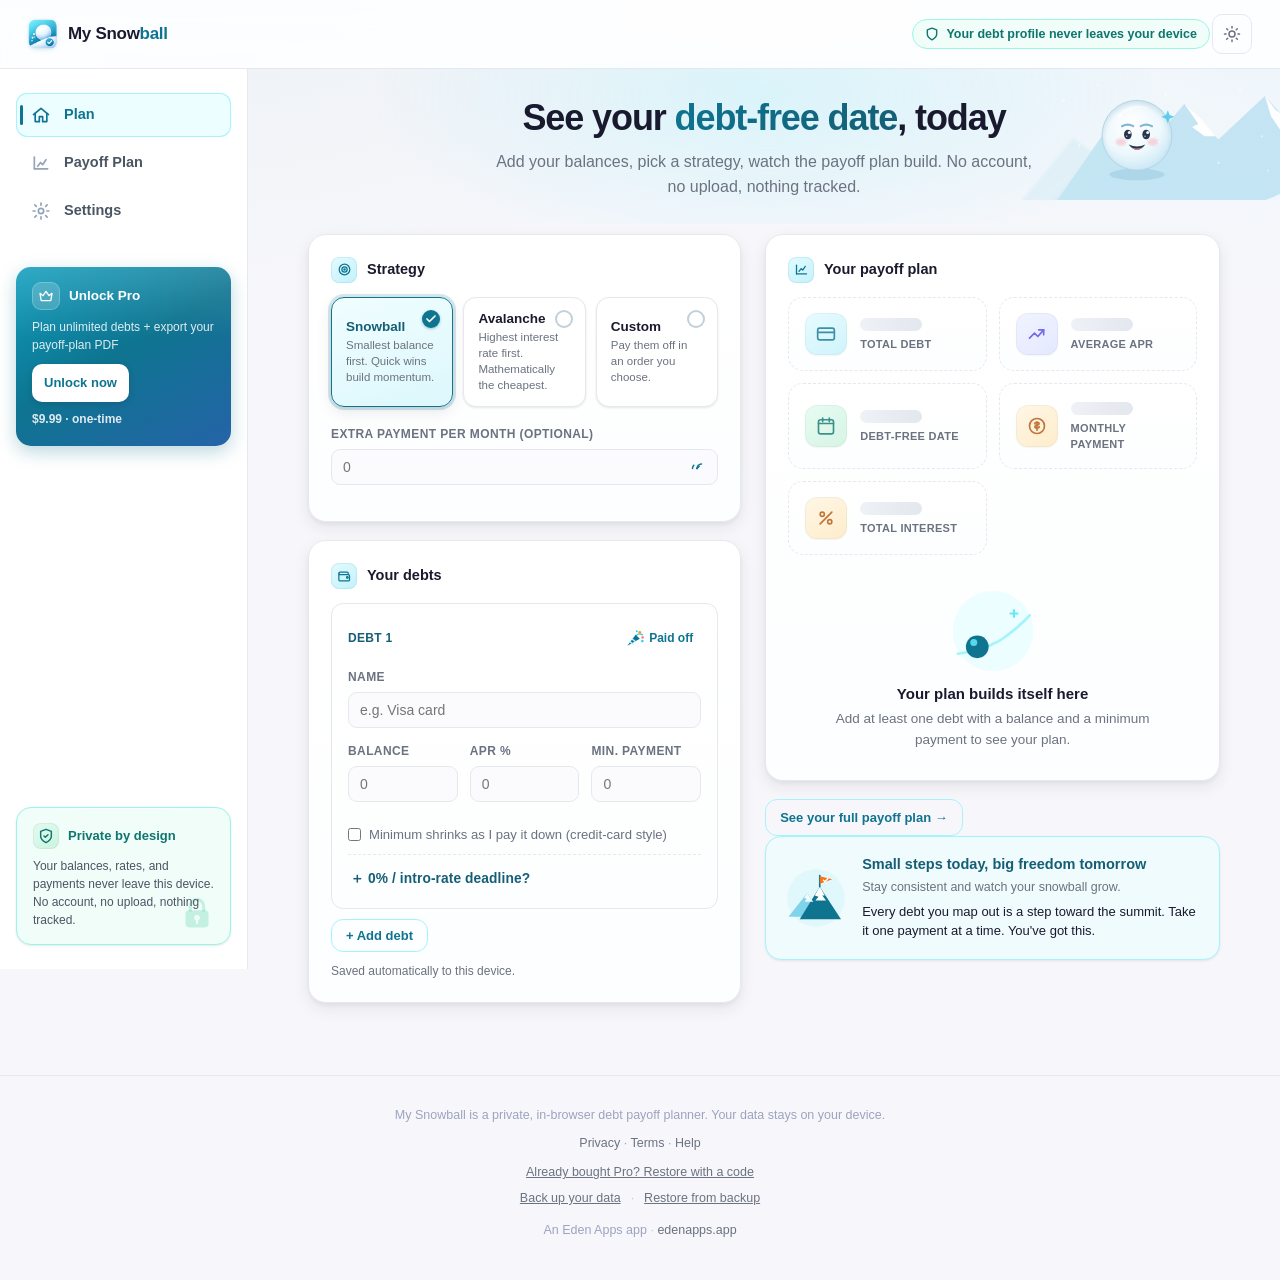
<file: index.html>
<!DOCTYPE html>
<html lang="en">
<head>
  <meta charset="UTF-8">
  <meta http-equiv="Content-Security-Policy" content="default-src 'self'; script-src 'self' https://js.stripe.com; style-src 'self' 'unsafe-inline'; img-src 'self' data: blob: https://da08ctfrofx1b.cloudfront.net; font-src 'self'; connect-src 'self' https://api.revenuecat.com https://e.revenue.cat https://js.stripe.com; worker-src 'self' blob:; frame-src https://js.stripe.com; child-src 'self' blob:; object-src 'none'; base-uri 'self'; form-action 'none'">
  <meta name="viewport" content="width=device-width, initial-scale=1.0, viewport-fit=cover">
  <title>My Snowball: Private Debt Payoff Planner</title>
  <meta name="description" content="Plan your debt-free date with the snowball or avalanche method, right on your device. Your balances, rates, and payments are never uploaded. No account needed.">
  <link rel="icon" href="assets/favicon.svg" type="image/svg+xml">
  <link rel="icon" type="image/png" sizes="32x32" href="assets/favicon-32.png">
  <link rel="icon" type="image/png" sizes="16x16" href="assets/favicon-16.png">
  <link rel="apple-touch-icon" href="assets/apple-touch-icon.png">
  <link rel="canonical" href="https://mysnowballapp.com/">
  <meta name="theme-color" content="#ffffff" media="(prefers-color-scheme: light)">
  <meta name="theme-color" content="#0f1115" media="(prefers-color-scheme: dark)">
  <link rel="manifest" href="assets/manifest.webmanifest">
  <!-- Open Graph / social share -->
  <meta property="og:type" content="website">
  <meta property="og:site_name" content="My Snowball">
  <meta property="og:url" content="https://mysnowballapp.com/">
  <meta property="og:title" content="My Snowball: See your debt-free date, privately">
  <meta property="og:description" content="Plan your debt-free date with the snowball or avalanche method, right on your device. Your balances, rates, and payments are never uploaded. No account needed.">
  <meta property="og:image" content="https://mysnowballapp.com/assets/og-image.png">
  <meta property="og:image:width" content="1200">
  <meta property="og:image:height" content="630">
  <meta property="og:image:alt" content="My Snowball: private, on your device">
  <meta name="twitter:card" content="summary_large_image">
  <meta name="twitter:title" content="My Snowball: See your debt-free date, privately">
  <meta name="twitter:description" content="Plan your debt-free date with the snowball or avalanche method, right on your device. Your balances, rates, and payments are never uploaded. No account needed.">
  <meta name="twitter:image" content="https://mysnowballapp.com/assets/og-image.png">
  <!-- Sets data-theme before first paint (no light→dark flash). External file
       so it satisfies the strict CSP's script-src 'self' (inline is blocked). -->
  <script src="theme-init.js?v=96d408c52e"></script>
  <link rel="stylesheet" href="styles.css?v=96d408c52e">
  <script type="application/ld+json">{"@context":"https://schema.org","@type":"SoftwareApplication","name":"My Snowball","url":"https://mysnowballapp.com/","description":"Plan your debt-free date with the snowball or avalanche method, right on your device. Your balances, rates, and payments are never uploaded. No account needed.","applicationCategory":"FinanceApplication","operatingSystem":"Web, iOS","isAccessibleForFree":true,"browserRequirements":"Requires JavaScript. Runs on your device — no account, no upload.","publisher":{"@type":"Organization","name":"My Snowball"}}</script>
</head>
<body>
  <a class="skip-link" href="#mainContent">Skip to content</a>
  <div class="topbar">
    <div class="logo" id="logo" role="button" tabindex="0" aria-label="Scroll to top">
      <!-- Brand mark = the app icon (matches the Pro checkout + App Store icon). -->
      <img class="brand-logo" src="assets/brand-mark-96.png" width="30" height="30" alt="My Snowball logo" />
      <b class="wordmark">My Snow<span>ball</span></b>
    </div>
    <div class="topbar-right">
      <div class="privacy-pill">
        <svg aria-hidden="true" viewBox="0 0 24 24" fill="none" stroke="currentColor" stroke-width="2.4" stroke-linecap="round" stroke-linejoin="round"><path d="M12 22s8-4 8-10V5l-8-3-8 3v7c0 6 8 10 8 10z"/></svg>
        <span class="pill-long">Your debt profile never leaves your device</span><span class="pill-short">Never leaves your device</span>
      </div>
      <button type="button" id="themeToggle" class="theme-toggle" aria-label="Switch theme">
        <svg class="icon-moon" aria-hidden="true" viewBox="0 0 24 24" fill="none" stroke="currentColor" stroke-width="2" stroke-linecap="round" stroke-linejoin="round"><path d="M21 12.8A9 9 0 1 1 11.2 3a7 7 0 0 0 9.8 9.8z"/></svg>
        <svg class="icon-sun" aria-hidden="true" viewBox="0 0 24 24" fill="none" stroke="currentColor" stroke-width="2" stroke-linecap="round" stroke-linejoin="round"><circle cx="12" cy="12" r="4"/><path d="M12 2v2M12 20v2M4.9 4.9l1.4 1.4M17.7 17.7l1.4 1.4M2 12h2M20 12h2M4.9 19.1l1.4-1.4M17.7 6.3l1.4-1.4"/></svg>
      </button>
    </div>
  </div>

  <div class="shell">
    <aside class="sidebar" aria-label="Primary">
      <nav class="side-nav" id="sideNav" aria-label="Sections">
        <a href="#/plan" class="side-link" id="navPlan" data-route="plan">
          <span class="side-link-icon" aria-hidden="true"><svg viewBox="0 0 24 24" fill="none" stroke="currentColor" stroke-width="2" stroke-linecap="round" stroke-linejoin="round"><path d="M3 11.5 12 4l9 7.5"/><path d="M5 10v9.5a.5.5 0 0 0 .5.5H10v-6h4v6h4.5a.5.5 0 0 0 .5-.5V10"/></svg></span>
          <span class="side-link-text">Plan</span>
        </a>
        <a href="#/payoff" class="side-link" id="navPayoff" data-route="payoff">
          <span class="side-link-icon" aria-hidden="true"><svg viewBox="0 0 24 24" fill="none" stroke="currentColor" stroke-width="2" stroke-linecap="round" stroke-linejoin="round"><path d="M4 19V5"/><path d="M4 19h16"/><path d="M8 16l3.5-4.5L14 14l4-6"/></svg></span>
          <span class="side-link-text">Payoff Plan</span>
        </a>
        <a href="#/settings" class="side-link" id="navSettings" data-route="settings">
          <span class="side-link-icon" aria-hidden="true"><svg viewBox="0 0 24 24" fill="none" stroke="currentColor" stroke-width="2" stroke-linecap="round" stroke-linejoin="round"><circle cx="12" cy="12" r="3.2"/><path d="M12 2.5v2.5M12 19v2.5M4.6 4.6 6.4 6.4M17.6 17.6l1.8 1.8M2.5 12H5M19 12h2.5M4.6 19.4 6.4 17.6M17.6 6.4l1.8-1.8"/></svg></span>
          <span class="side-link-text">Settings</span>
        </a>
      </nav>
      <button type="button" class="side-pro" id="sideProCard" hidden aria-label="Unlock My Snowball Pro, $9.99 one-time">
        <span class="side-pro-head">
          <span class="side-pro-icon" aria-hidden="true"><svg viewBox="0 0 24 24" fill="none" stroke="currentColor" stroke-width="2" stroke-linecap="round" stroke-linejoin="round"><path d="M3 8l4.5 3.5L12 5l4.5 6.5L21 8l-1.6 10.2a1 1 0 0 1-1 .8H5.6a1 1 0 0 1-1-.8L3 8z"/></svg></span>
          <span class="side-pro-title">Unlock Pro</span>
        </span>
        <span class="side-pro-benefit">Plan unlimited debts + export your payoff-plan PDF</span>
        <!-- Visual "Unlock now" affordance — a styled span, NOT a nested button
             (the whole card is the button; a real nested button would be invalid
             markup). Click/Enter/Space on the card opens the paywall unchanged. -->
        <span class="side-pro-cta" aria-hidden="true">Unlock now</span>
        <span class="side-pro-price">$9.99 · one-time</span>
      </button>
      <div class="side-privacy">
        <div class="side-privacy-head">
          <span class="side-privacy-icon" aria-hidden="true"><svg viewBox="0 0 24 24" fill="none" stroke="currentColor" stroke-width="2.2" stroke-linecap="round" stroke-linejoin="round"><path d="M12 22s8-4 8-10V5l-8-3-8 3v7c0 6 8 10 8 10z"/><path d="M9 12l2 2 4-4"/></svg></span>
          <span class="side-privacy-title">Private by design</span>
        </div>
        <p class="side-privacy-text">Your balances, rates, and payments never leave this device. No account, no upload, nothing tracked.</p>
        <!-- Decorative padlock motif — reinforces the on-device promise. -->
        <svg class="side-privacy-lock" aria-hidden="true" viewBox="0 0 48 48" xmlns="http://www.w3.org/2000/svg">
          <rect class="spl-body" x="12" y="21" width="24" height="18" rx="4"/>
          <path class="spl-shackle" d="M17 21 v-4 a7 7 0 0 1 14 0 v4" fill="none" stroke-width="3.2" stroke-linecap="round"/>
          <circle class="spl-hole" cx="24" cy="29" r="2.6"/>
          <path class="spl-hole" d="M24 30.5 v4" stroke-width="2.4" stroke-linecap="round" fill="none"/>
        </svg>
      </div>
    </aside>

    <main class="main-col" id="mainContent" tabindex="-1">
      <div class="hero" id="routeHero">
        <!-- Decorative snowy-mountain scene + friendly snowball mascot. 100%
             inline SVG (no raster, no network). aria-hidden so it's skipped by
             AT; sits behind the headline text and never reduces its contrast.
             The h1/p below are the only nodes the router rewrites per route —
             this scene is a sibling, so it persists across route changes. -->
        <div class="hero-scene" aria-hidden="true">
          <svg class="hero-mountains" viewBox="0 0 640 220" preserveAspectRatio="xMaxYMid slice" xmlns="http://www.w3.org/2000/svg">
            <defs>
              <!-- soft atmospheric blur for the far range → depth, not hard edges -->
              <filter class="hs-soften" id="hsSoften" x="-10%" y="-10%" width="120%" height="120%">
                <feGaussianBlur stdDeviation="2.2"/>
              </filter>
            </defs>
            <!-- far, hazy ridge (blurred, low-contrast → recedes) -->
            <g class="hs-far-group" filter="url(#hsSoften)">
              <path class="hs-ridge-far" d="M280 220 L372 108 L420 142 L490 84 L556 130 L640 78 L640 220 Z"/>
              <path class="hs-ridge-far2" d="M320 220 L408 118 L452 150 L520 100 L588 140 L640 106 L640 220 Z"/>
            </g>
            <!-- mid peaks with snow caps (crisp, foreground) -->
            <path class="hs-peak" d="M330 220 L430 76 L470 118 L516 64 L560 110 L620 54 L640 76 L640 220 Z"/>
            <path class="hs-snowcap" d="M430 76 L448 102 L440 106 L456 118 L470 118 L452 94 Z"/>
            <path class="hs-snowcap" d="M516 64 L534 90 L526 94 L542 106 L556 106 L538 84 Z"/>
            <path class="hs-snowcap" d="M620 54 L634 72 L640 76 L640 98 L628 80 Z"/>
            <!-- near snow bank -->
            <path class="hs-bank" d="M300 220 Q420 178 520 192 Q600 202 640 180 L640 220 Z"/>
            <!-- falling-snow specks (decorative, atmospheric) -->
            <g class="hs-snowfall">
              <circle cx="360" cy="60" r="2"/><circle cx="404" cy="40" r="1.5"/>
              <circle cx="448" cy="96" r="1.6"/><circle cx="492" cy="52" r="2.1"/>
              <circle cx="536" cy="86" r="1.4"/><circle cx="588" cy="46" r="1.8"/>
              <circle cx="616" cy="106" r="1.5"/><circle cx="380" cy="118" r="1.4"/>
              <circle cx="560" cy="140" r="1.6"/><circle cx="624" cy="150" r="1.3"/>
            </g>
          </svg>
          <!-- Snowball mascot: a soft, dimensional snowball character (mockup
               harvest). Radial white→pale-blue body with an inner-shade arc for
               roundness, top highlight crescent, angled brows, oval pupils with
               catch-lights, a warm open smile, gentle cheeks, and snow-texture
               specks. Gradients are declared inline so it's 100% on-device. -->
          <svg class="hero-mascot" viewBox="0 0 120 120" xmlns="http://www.w3.org/2000/svg">
            <defs>
              <radialGradient class="hm-body-grad" id="hmBody" cx="42%" cy="34%" r="72%">
                <stop offset="0%" class="hm-grad-hi"/>
                <stop offset="58%" class="hm-grad-mid"/>
                <stop offset="100%" class="hm-grad-lo"/>
              </radialGradient>
              <!-- Soft inner shadow: gives the ball real interior depth (a gentle
                   darkening that hugs the lower-right rim from the inside) rather
                   than reading as a flat disc. Pure SVG filter, on-device. -->
              <filter class="hm-inner" id="hmInner" x="-20%" y="-20%" width="140%" height="140%">
                <feOffset dx="0" dy="3" in="SourceAlpha" result="off"/>
                <feGaussianBlur in="off" stdDeviation="4" result="blur"/>
                <feComposite in="SourceAlpha" in2="blur" operator="out" result="inner"/>
                <feColorMatrix in="inner" type="matrix"
                  values="0 0 0 0 0.36  0 0 0 0 0.56  0 0 0 0 0.67  0 0 0 0.55 0" result="tint"/>
                <feComposite in="tint" in2="SourceGraphic" operator="in"/>
              </filter>
            </defs>
            <ellipse class="hm-shadow" cx="60" cy="105" rx="33" ry="7"/>
            <circle class="hm-body" cx="60" cy="58" r="42" fill="url(#hmBody)"/>
            <!-- inner-shadow overlay for interior dimension -->
            <circle class="hm-inner-shade" cx="60" cy="58" r="42" fill="url(#hmBody)"/>
            <!-- roundness: lower-right inner shade + soft occlusion rim -->
            <path class="hm-body-shade" d="M99 66 A42 42 0 0 1 41 96 A42 42 0 0 0 99 66 Z"/>
            <!-- top highlight crescent -->
            <path class="hm-shine" d="M34 40 A38 38 0 0 1 78 28 A30 30 0 0 0 34 40 Z"/>
            <!-- surface snow-texture specks -->
            <circle class="hm-fleck" cx="40" cy="34" r="1.5"/>
            <circle class="hm-fleck" cx="76" cy="44" r="1.3"/>
            <circle class="hm-fleck" cx="52" cy="24" r="1.1"/>
            <circle class="hm-fleck" cx="86" cy="66" r="1.4"/>
            <circle class="hm-fleck" cx="34" cy="70" r="1.2"/>
            <!-- soft cheeks -->
            <ellipse class="hm-cheek" cx="41" cy="66" rx="6.5" ry="4.6"/>
            <ellipse class="hm-cheek" cx="79" cy="66" rx="6.5" ry="4.6"/>
            <!-- angled brows -->
            <path class="hm-brow" d="M42 47 Q49 43.5 55.5 47" fill="none" stroke-width="2.6" stroke-linecap="round"/>
            <path class="hm-brow" d="M64.5 47 Q71 43.5 78 47" fill="none" stroke-width="2.6" stroke-linecap="round"/>
            <!-- oval pupils with a big + small catch-light each -->
            <ellipse class="hm-eye" cx="49" cy="57" rx="4.6" ry="5.8"/>
            <ellipse class="hm-eye" cx="71" cy="57" rx="4.6" ry="5.8"/>
            <circle class="hm-eye-spark" cx="50.8" cy="54.6" r="1.8"/>
            <circle class="hm-eye-spark" cx="72.8" cy="54.6" r="1.8"/>
            <circle class="hm-eye-spark hm-spark-sm" cx="47.6" cy="59" r=".9"/>
            <circle class="hm-eye-spark hm-spark-sm" cx="69.6" cy="59" r=".9"/>
            <!-- warm open smile: filled mouth + tongue -->
            <path class="hm-mouth" d="M50 69 Q60 82 70 69 Q60 74 50 69 Z"/>
            <path class="hm-tongue" d="M53.5 72.4 Q60 79 66.5 72.4 Q60 75.4 53.5 72.4 Z"/>
            <!-- brand sparkle -->
            <path class="hm-sparkle" d="M97 28 l2.2 5.6 5.6 2.2 -5.6 2.2 -2.2 5.6 -2.2 -5.6 -5.6 -2.2 5.6 -2.2 Z"/>
          </svg>
        </div>
        <h1>See your <span class="accent">debt-free date</span>, today</h1>
        <p>Add your balances, pick a strategy, watch the payoff plan build. No account, no upload, nothing tracked.</p>
      </div>

      <div id="app" class="app"></div>
    </main>
  </div>

  <footer>
    My Snowball is a private, in-browser debt payoff planner. Your data stays on your device.
    <div class="footer-legal" style="margin-top: 10px;"><a href="privacy.html">Privacy</a> · <a href="https://edenapps.app/terms.html" target="_blank" rel="noopener">Terms</a> · <a href="support.html">Help</a></div>
    <button type="button" id="footerRestoreLink" class="restore-link" style="margin-top: 8px;">Already bought Pro? Restore with a code</button>
    <button type="button" id="footerLicenseLink" class="restore-link" hidden>View your Pro license card</button>
    <button type="button" id="footerRefundLink" class="restore-link" hidden>Need a refund?</button>
    <div class="footer-tools">
      <button type="button" id="footerBackupLink" class="restore-link">Back up your data</button>
      <span class="footer-tools-sep" aria-hidden="true">·</span>
      <button type="button" id="footerImportLink" class="restore-link">Restore from backup</button>
      <input type="file" id="vaultFileInput" accept=".json,application/json" hidden>
    </div>
    <div class="footer-byline">
      An Eden Apps app
      <span class="footer-tools-sep" aria-hidden="true">·</span>
      <a href="https://edenapps.app" target="_blank" rel="noopener">edenapps.app</a>
    </div>
  </footer>

  <!-- pdf-lib is lazy-loaded on first PDF export (see ensurePdfLib in app.js) -->
  <script src="billing.js?v=96d408c52e"></script>
  <script src="app.js?v=96d408c52e"></script>
</body>
</html>
</file>
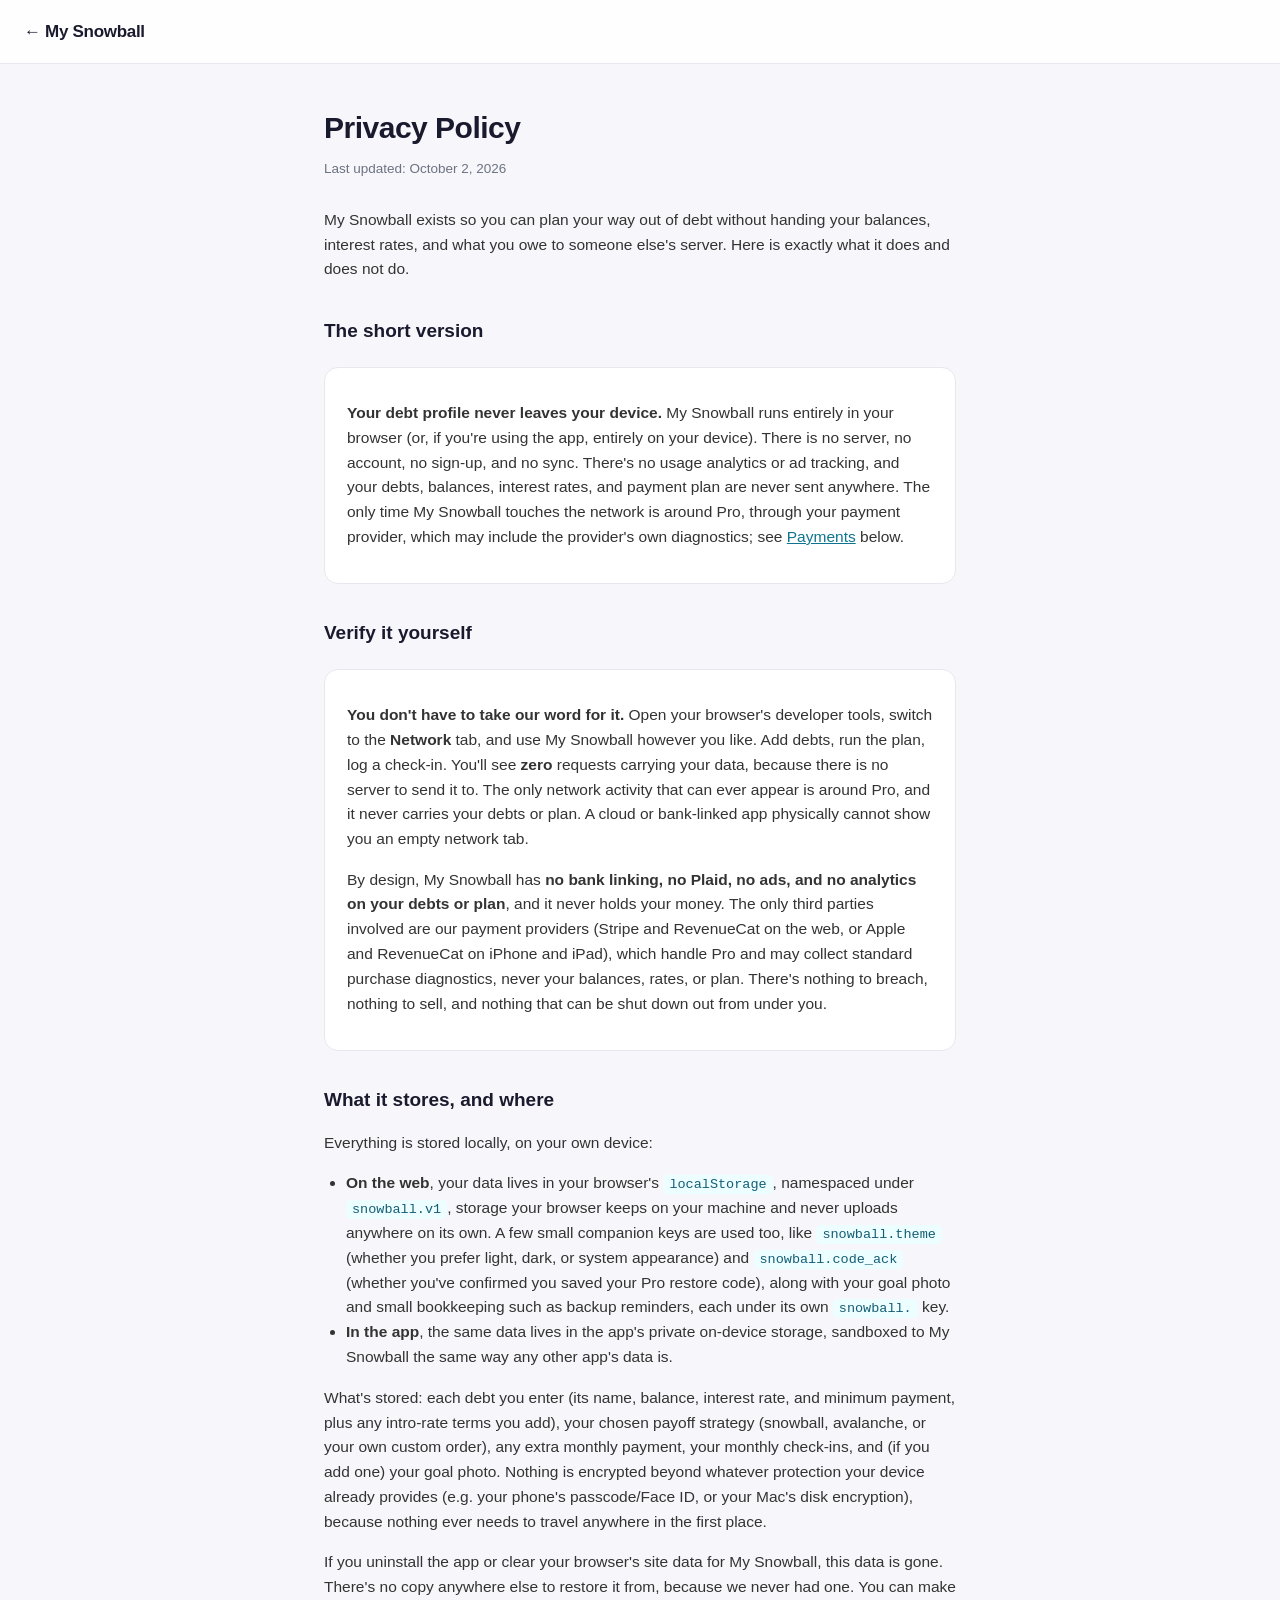
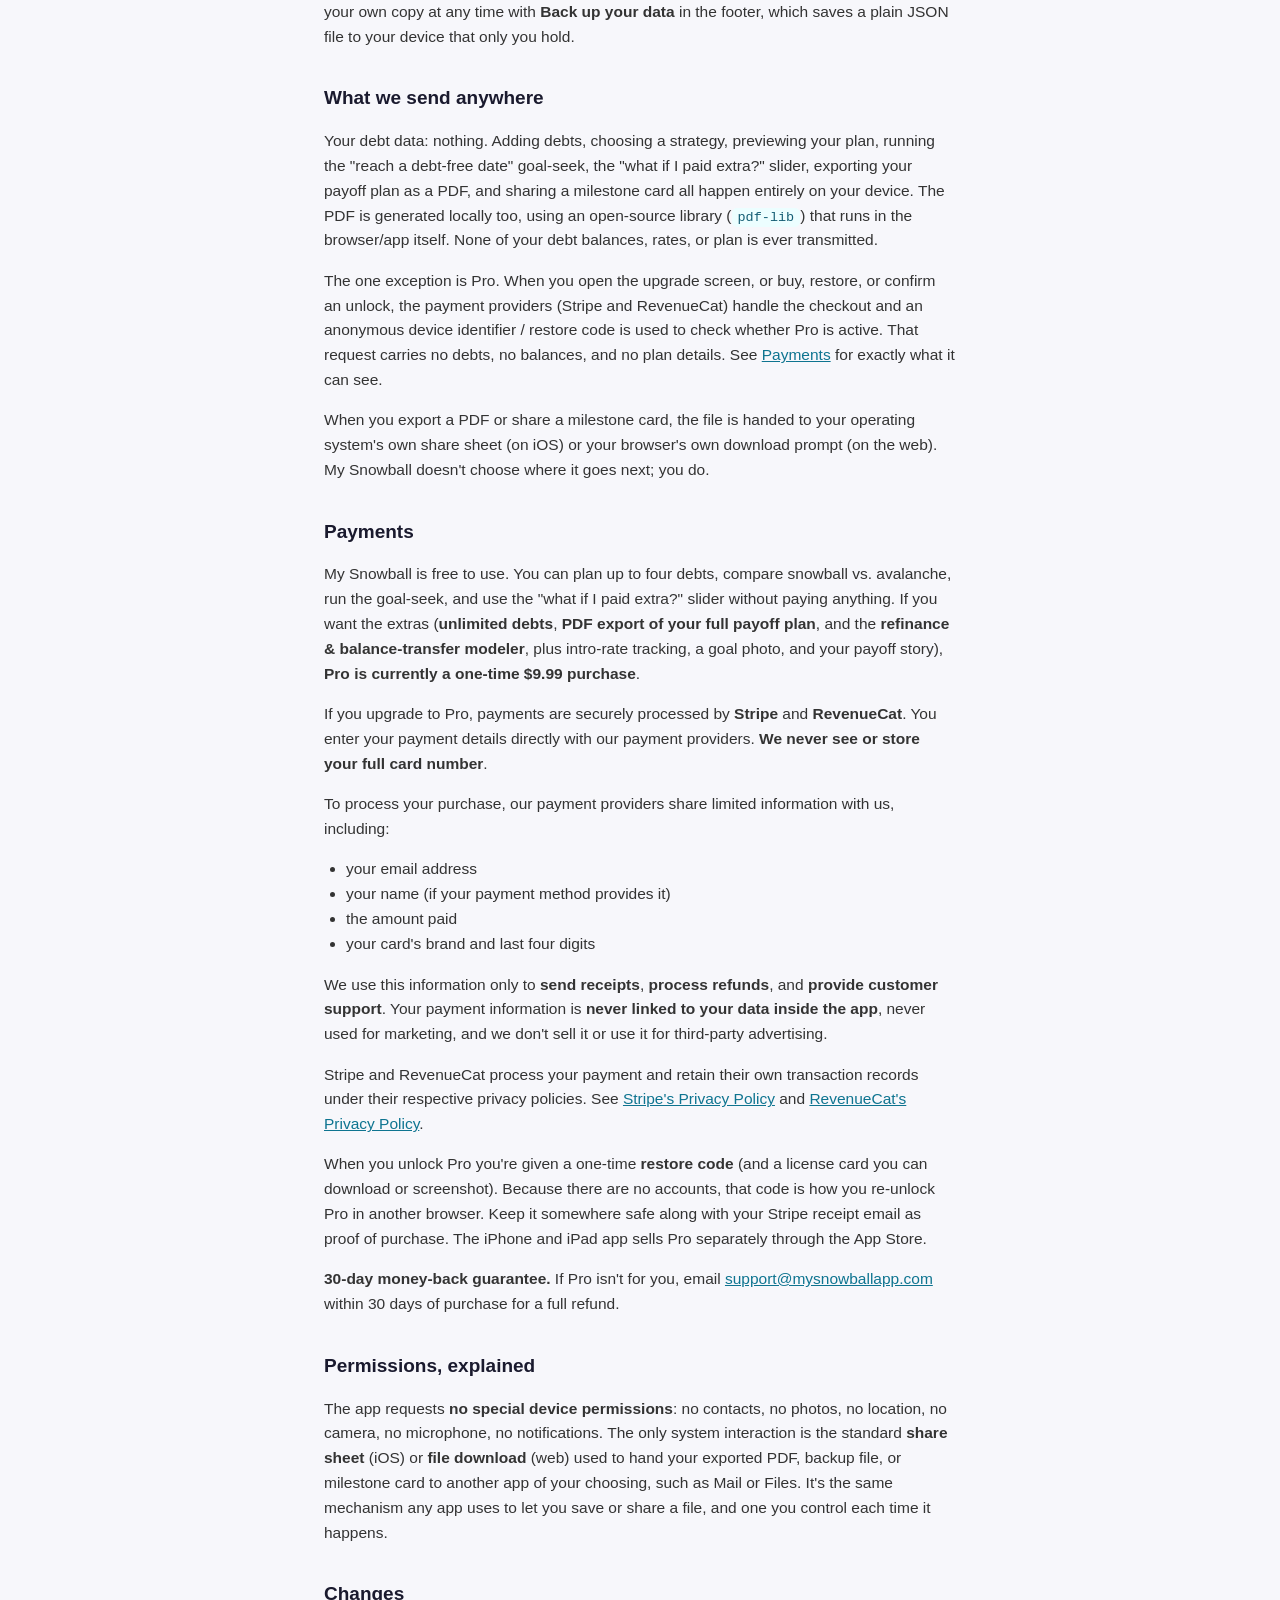
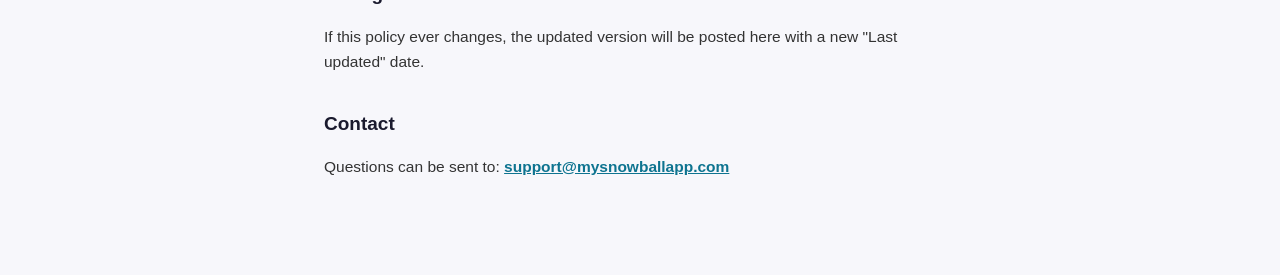
<file: privacy.html>
<!DOCTYPE html>
<html lang="en">
<head>
<meta charset="UTF-8">
<meta name="viewport" content="width=device-width, initial-scale=1, viewport-fit=cover">
<title>My Snowball: Privacy Policy</title>
<meta name="description" content="My Snowball's privacy policy: your debts, balances, and payoff plan never leave your device. No server, no account, no ads, no cross-app tracking. The network is used only for Pro.">
<link rel="canonical" href="https://mysnowballapp.com/privacy.html">
<link rel="icon" href="assets/favicon.svg" type="image/svg+xml">
<script>try{var n=(window.Capacitor&&typeof window.Capacitor.isNativePlatform==='function'&&window.Capacitor.isNativePlatform())||location.protocol==='capacitor:'||location.hostname==='localhost'||/[?&]native=1/.test(location.search);if(n)document.documentElement.className+=' native';}catch(e){}</script>
<style>
  :root {
    --brand: #0e7490; --brand-dark: #155e75; --brand-soft: #ecfeff;
    --ink: #1a1a2e; --muted: #6b7280; --line: #e7e8ee; --bg: #f7f7fb; --card: #ffffff;
  }
  * { box-sizing: border-box; }
  body {
    font-family: -apple-system, BlinkMacSystemFont, "Segoe UI", Roboto, sans-serif;
    color: var(--ink); background: var(--bg); margin: 0; line-height: 1.6;
  }
  .topbar {
    padding: max(18px, env(safe-area-inset-top)) max(24px, env(safe-area-inset-right)) 18px max(24px, env(safe-area-inset-left));
    border-bottom: 1px solid var(--line); background: rgba(255,255,255,.85);
    backdrop-filter: saturate(180%) blur(12px); position: sticky; top: 0;
  }
  .topbar a { color: var(--ink); text-decoration: none; font-weight: 800; font-size: 17px; letter-spacing: -.3px; }
  main { max-width: 680px; margin: 0 auto; padding: 40px 24px 80px; }
  h1 { font-size: 30px; letter-spacing: -.5px; margin: 0 0 6px; }
  .updated { color: var(--muted); font-size: 13.5px; margin-bottom: 28px; }
  h2 { font-size: 19px; margin: 34px 0 10px; }
  p, li { color: #333; font-size: 15.5px; }
  /* Platform-aware payment copy: web shows Stripe, the iOS app shows Apple In-App Purchase. */
  .only-ios { display: none; }
  html.native .only-web { display: none; }
  html.native .only-ios { display: block; }
  ul { padding-left: 22px; }
  code {
    background: var(--brand-soft); color: var(--brand-dark);
    padding: 2px 6px; border-radius: 5px; font-size: 13.5px;
    font-variant-numeric: tabular-nums; font-feature-settings: "tnum" 1;
  }
  a { color: var(--brand); }
  .card {
    background: var(--card); border: 1px solid var(--line); border-radius: 14px;
    padding: 18px 22px; margin: 20px 0;
  }
  /* Dark mode — this standalone page has no theme toggle, so the OS preference
     alone drives it. Tokens match the app's [data-theme="dark"] palette. */
  @media (prefers-color-scheme: dark) {
    :root {
      --brand: #22c3e6; --brand-dark: #7fe3f6; --brand-soft: #12303a;
      --ink: #e8e8ed; --muted: #9aa2b1; --line: #2c2e37; --bg: #15161a; --card: #1c1d22;
    }
    .topbar { background: rgba(21,22,26,.85); }
    p, li { color: #c9cdd6; }
  }
</style>
</head>
<body>
  <div class="topbar"><a href="./">← My Snowball</a></div>
  <main>
    <h1>Privacy Policy</h1>
    <div class="updated">Last updated: October 2, 2026</div>

    <p>My Snowball exists so you can plan your way out of debt without handing your balances, interest rates, and what you owe to someone else's server. Here is exactly what it does and does not do.</p>

    <h2>The short version</h2>
    <div class="card">
      <p><strong>Your debt profile never leaves your device.</strong> My Snowball runs entirely in your browser (or, if you're using the app, entirely on your device). There is no server, no account, no sign-up, and no sync. There's no usage analytics or ad tracking, and your debts, balances, interest rates, and payment plan are never sent anywhere. The only time My Snowball touches the network is around Pro, through your payment provider, which may include the provider's own diagnostics; see <a href="#payments">Payments</a> below.</p>
    </div>

    <h2>Verify it yourself</h2>
    <div class="card">
      <p class="only-web"><strong>You don't have to take our word for it.</strong> Open your browser's developer tools, switch to the <strong>Network</strong> tab, and use My Snowball however you like. Add debts, run the plan, log a check-in. You'll see <strong>zero</strong> requests carrying your data, because there is no server to send it to. The only network activity that can ever appear is around Pro, and it never carries your debts or plan. A cloud or bank-linked app physically cannot show you an empty network tab.</p>
      <p class="only-ios"><strong>You don't have to take our word for it.</strong> Turn on Airplane Mode and use My Snowball however you like. Add debts, run the plan, log a check-in. Everything still works, because there is no server to send your data to. The only network activity that can ever appear is around Pro, and it never carries your debts or plan. A cloud or bank-linked app physically cannot work like that.</p>
      <p>By design, My Snowball has <strong>no bank linking, no Plaid, no ads, and no analytics on your debts or plan</strong>, and it never holds your money. The only third parties involved are our payment providers (Stripe and RevenueCat on the web, or Apple and RevenueCat on iPhone and iPad), which handle Pro and may collect standard purchase diagnostics, never your balances, rates, or plan. There's nothing to breach, nothing to sell, and nothing that can be shut down out from under you.</p>
    </div>

    <h2>What it stores, and where</h2>
    <p>Everything is stored locally, on your own device:</p>
    <ul>
      <li><strong>On the web</strong>, your data lives in your browser's <code>localStorage</code>, namespaced under <code>snowball.v1</code>, storage your browser keeps on your machine and never uploads anywhere on its own. A few small companion keys are used too, like <code>snowball.theme</code> (whether you prefer light, dark, or system appearance) and <code>snowball.code_ack</code> (whether you've confirmed you saved your Pro restore code), along with your goal photo and small bookkeeping such as backup reminders, each under its own <code>snowball.</code> key.</li>
      <li><strong>In the app</strong>, the same data lives in the app's private on-device storage, sandboxed to My Snowball the same way any other app's data is.</li>
    </ul>
    <p>What's stored: each debt you enter (its name, balance, interest rate, and minimum payment, plus any intro-rate terms you add), your chosen payoff strategy (snowball, avalanche, or your own custom order), any extra monthly payment, your monthly check-ins, and (if you add one) your goal photo. Nothing is encrypted beyond whatever protection your device already provides (e.g. your phone's passcode/Face ID, or your Mac's disk encryption), because nothing ever needs to travel anywhere in the first place.</p>
    <p>If you uninstall the app or clear your browser's site data for My Snowball, this data is gone. There's no copy anywhere else to restore it from, because we never had one. You can make your own copy at any time with <strong>Back up your data</strong> in the footer, which saves a plain JSON file to your device that only you hold.</p>

    <h2>What we send anywhere</h2>
    <p>Your debt data: nothing. Adding debts, choosing a strategy, previewing your plan, running the "reach a debt-free date" goal-seek, the "what if I paid extra?" slider, exporting your payoff plan as a PDF, and sharing a milestone card all happen entirely on your device. The PDF is generated locally too, using an open-source library (<code>pdf-lib</code>) that runs in the browser/app itself. None of your debt balances, rates, or plan is ever transmitted.</p>
    <p class="only-web">The one exception is Pro. When you open the upgrade screen, or buy, restore, or confirm an unlock, the payment providers (Stripe and RevenueCat) handle the checkout and an anonymous device identifier / restore code is used to check whether Pro is active. That request carries no debts, no balances, and no plan details. See <a href="#payments">Payments</a> for exactly what it can see.</p>
    <p class="only-ios">The one exception is Pro. Each time the app starts, and when you try a Pro feature, it uses a random identifier to check whether Pro is active. If you don't have Pro, it also looks up the price. Apple handles buying and restoring through the App Store. None of this carries your debts, balances, or plan details. See <a href="#payments">Payments</a> for exactly what it can see.</p>
    <p>When you export a PDF or share a milestone card, the file is handed to your operating system's own share sheet (on iOS) or your browser's own download prompt (on the web). My Snowball doesn't choose where it goes next; you do.</p>
    <!-- Payments is platform-aware: .only-web = Stripe (web billing); .only-ios = Apple In-App Purchase (iPhone/iPad). Toggled by the html.native class set in <head>. -->
    <h2 id="payments">Payments</h2>
    <p>My Snowball is free to use. You can plan up to four debts, compare snowball vs. avalanche, run the goal-seek, and use the "what if I paid extra?" slider without paying anything. If you want the extras (<strong>unlimited debts</strong>, <strong>PDF export of your full payoff plan</strong>, and the <strong>refinance &amp; balance-transfer modeler</strong>, plus intro-rate tracking, a goal photo, and your payoff story), <strong>Pro is currently a one-time $9.99 purchase</strong>.</p>
    <div class="only-web">
    <p>If you upgrade to Pro, payments are securely processed by <strong>Stripe</strong> and <strong>RevenueCat</strong>. You enter your payment details directly with our payment providers. <strong>We never see or store your full card number</strong>.</p>
    <p>To process your purchase, our payment providers share limited information with us, including:</p>
    <ul>
      <li>your email address</li>
      <li>your name (if your payment method provides it)</li>
      <li>the amount paid</li>
      <li>your card&#39;s brand and last four digits</li>
    </ul>
    <p>We use this information only to <strong>send receipts</strong>, <strong>process refunds</strong>, and <strong>provide customer support</strong>. Your payment information is <strong>never linked to your data inside the app</strong>, never used for marketing, and we don't sell it or use it for third-party advertising.</p>
    <p>Stripe and RevenueCat process your payment and retain their own transaction records under their respective privacy policies. See <a href="https://stripe.com/privacy" target="_blank" rel="noopener">Stripe&#39;s Privacy Policy</a> and <a href="https://www.revenuecat.com/privacy" target="_blank" rel="noopener">RevenueCat&#39;s Privacy Policy</a>.</p>
    <p>When you unlock Pro you're given a one-time <strong>restore code</strong> (and a license card you can download or screenshot). Because there are no accounts, that code is how you re-unlock Pro in another browser. Keep it somewhere safe along with your Stripe receipt email as proof of purchase. The iPhone and iPad app sells Pro separately through the App Store.</p>
    <p><strong>30-day money-back guarantee.</strong> If Pro isn't for you, email <a href="mailto:support@mysnowballapp.com">support@mysnowballapp.com</a> within 30 days of purchase for a full refund.</p>
    </div>
    <div class="only-ios">
    <p>On iPhone and iPad, Pro is sold through the <strong>App Store using Apple&#39;s In-App Purchase</strong>. Apple handles the entire checkout and shows the price in your local currency. You pay with your Apple Account. <strong>We never see or handle your card, and we never receive your name or email.</strong></p>
    <p>From Apple we receive <strong>anonymized sales totals</strong> (how many, not who). The app checks with RevenueCat whether Pro is active on your device. What goes to RevenueCat: a random identifier RevenueCat makes for this installation; Apple's identifier for this app on this device (the "identifier for vendor": iOS gives the same one to apps from the same developer on one device, and it is not your Apple Account); your device model, iOS version and the app's version; your preferred languages and your App Store country; and, once you buy or restore, the App Store's record of the purchase. As with any connection, RevenueCat also sees your IP address. None of this includes anything you create in the app. It is never used for marketing, and we don't sell it or use it for third-party advertising.</p>
    <p>There's no restore code on iPhone and iPad. <strong>Restore Purchases</strong> re-unlocks Pro on any device signed in with your Apple Account, and your Apple receipt is your proof of purchase.</p>
    <p><strong>Your receipt comes from Apple, and any refund is handled by Apple</strong>, not by us. To request a refund, use Apple&#39;s own process at <a href="https://reportaproblem.apple.com" target="_blank" rel="noopener">reportaproblem.apple.com</a>. RevenueCat verifies your purchase on our behalf under its <a href="https://www.revenuecat.com/privacy" target="_blank" rel="noopener">Privacy Policy</a>.</p>
    </div>

    <h2>Permissions, explained</h2>
    <p>The app requests <strong>no special device permissions</strong>: no contacts, no photos, no location, no camera, no microphone, no notifications. The only system interaction is the standard <strong>share sheet</strong> (iOS) or <strong>file download</strong> (web) used to hand your exported PDF, backup file, or milestone card to another app of your choosing, such as Mail or Files. It's the same mechanism any app uses to let you save or share a file, and one you control each time it happens.</p>

    <h2>Changes</h2>
    <p>If this policy ever changes, the updated version will be posted here with a new "Last updated" date.</p>

    <h2>Contact</h2>
    <p>Questions can be sent to: <strong><a href="mailto:support@mysnowballapp.com">support@mysnowballapp.com</a></strong></p>
  </main>
</body>
</html>
</file>
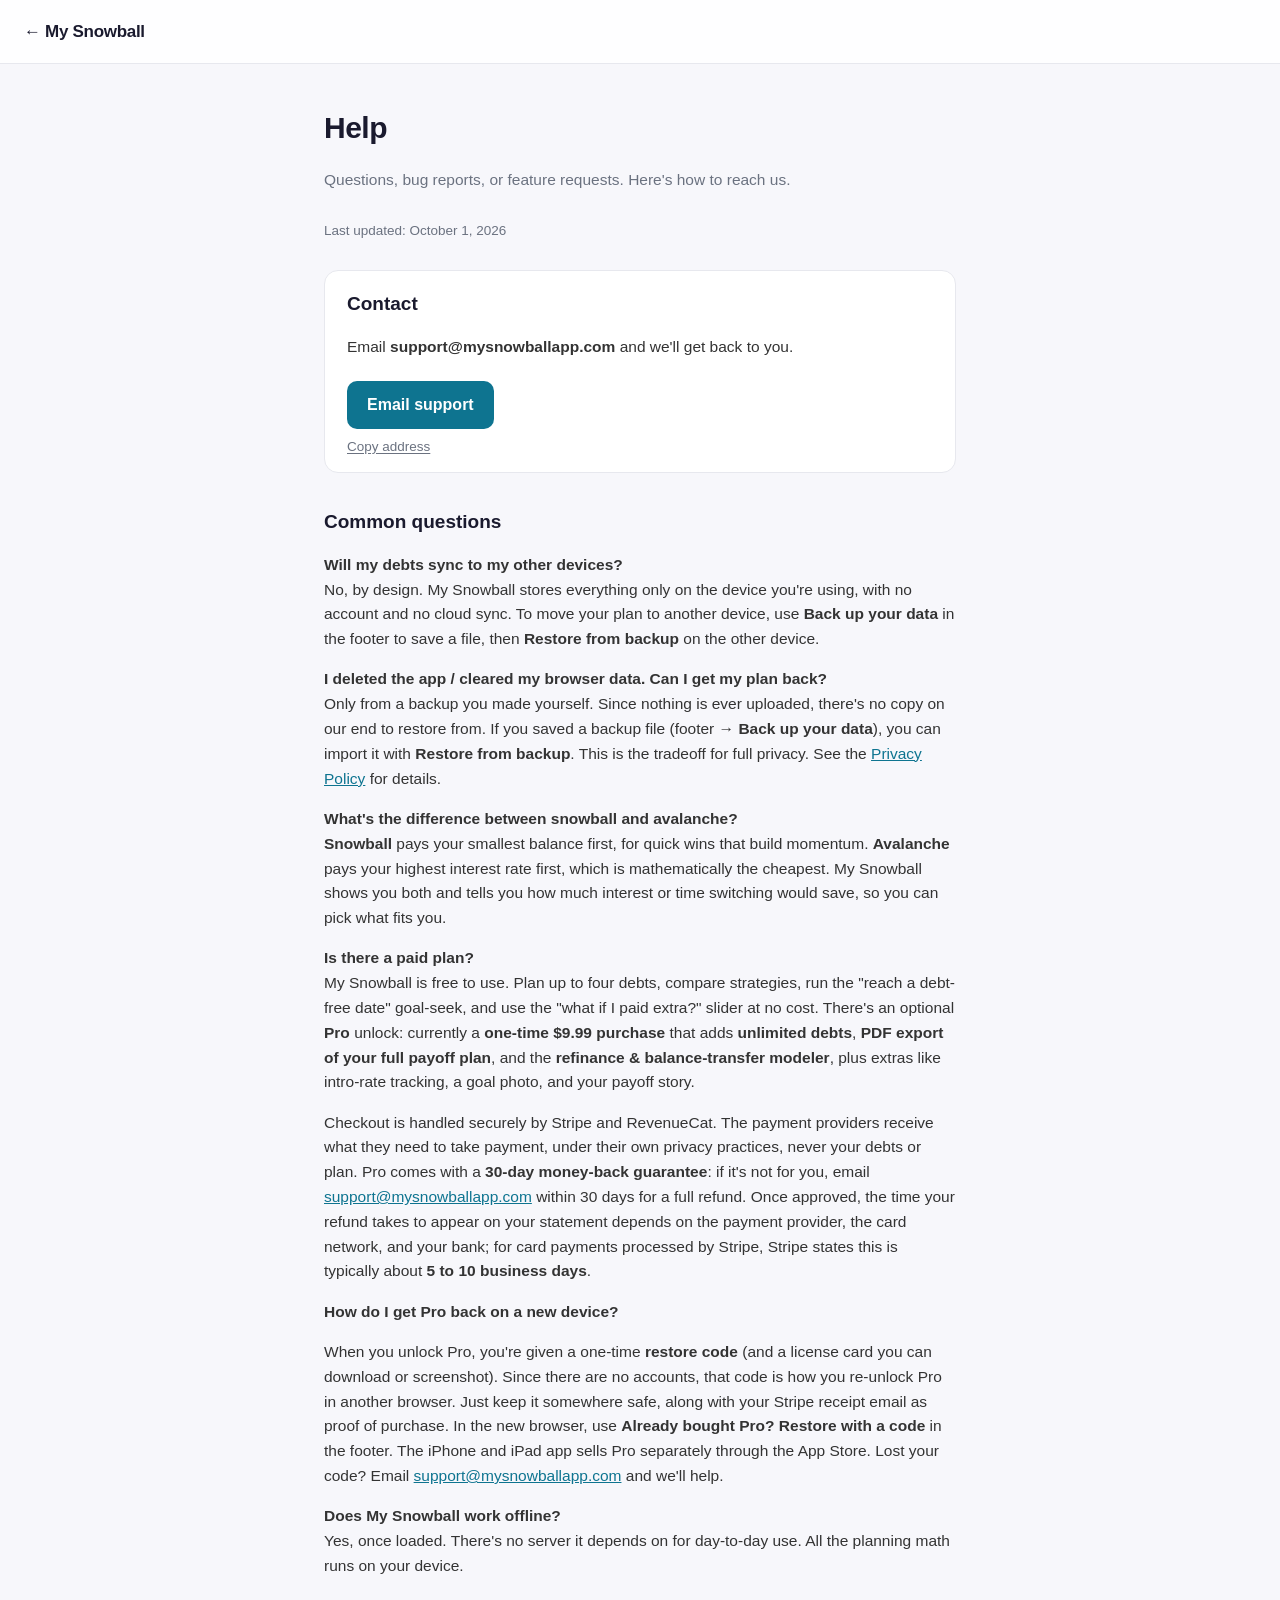
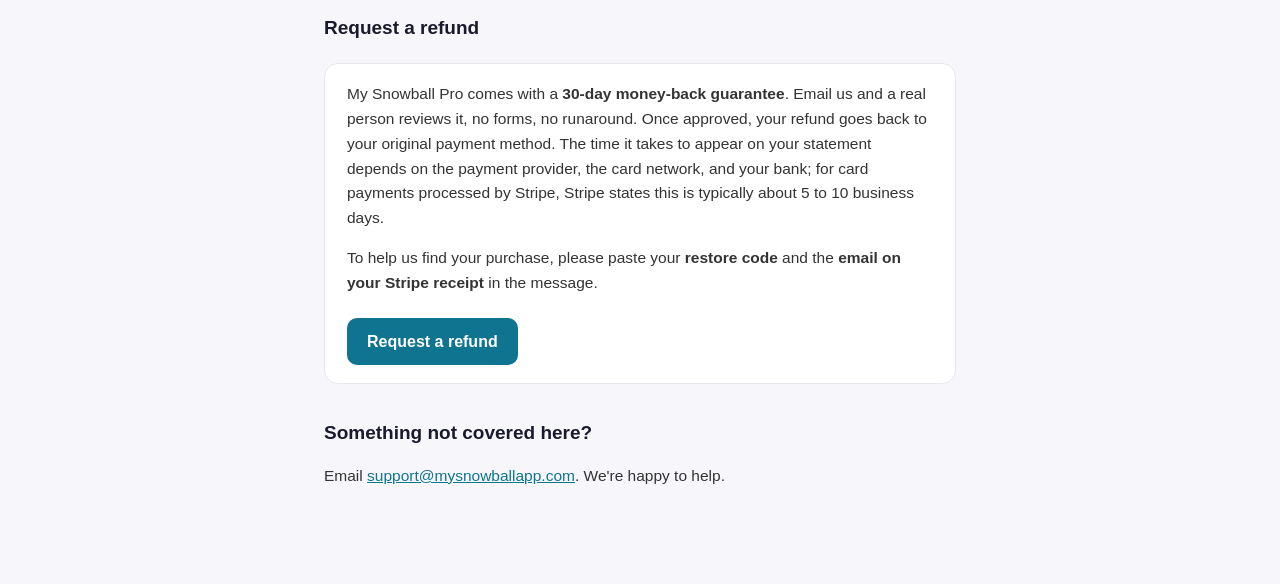
<file: support.html>
<!DOCTYPE html>
<html lang="en">
<head>
<meta charset="UTF-8">
<meta name="viewport" content="width=device-width, initial-scale=1, viewport-fit=cover">
<title>My Snowball: Help</title>
<meta name="description" content="Get help with My Snowball: contact support and find answers about backups, Pro purchases, restores, and refunds.">
<link rel="canonical" href="https://mysnowballapp.com/support.html">
<link rel="icon" href="assets/favicon.svg" type="image/svg+xml">
<script>try{var n=(window.Capacitor&&typeof window.Capacitor.isNativePlatform==='function'&&window.Capacitor.isNativePlatform())||location.protocol==='capacitor:'||location.hostname==='localhost'||/[?&]native=1/.test(location.search);if(n)document.documentElement.className+=' native';}catch(e){}</script>
<style>
  /* Platform-aware payment/refund copy: web shows Stripe + email-us; the iOS app shows Apple refunds. */
  .only-ios { display: none; }
  html.native .only-web { display: none; }
  html.native .only-ios { display: block; }
  :root {
    --brand: #0e7490; --brand-dark: #155e75; --brand-soft: #ecfeff;
    --ink: #1a1a2e; --muted: #6b7280; --line: #e7e8ee; --bg: #f7f7fb; --card: #ffffff;
  }
  * { box-sizing: border-box; }
  body {
    font-family: -apple-system, BlinkMacSystemFont, "Segoe UI", Roboto, sans-serif;
    color: var(--ink); background: var(--bg); margin: 0; line-height: 1.6;
  }
  .topbar {
    padding: max(18px, env(safe-area-inset-top)) max(24px, env(safe-area-inset-right)) 18px max(24px, env(safe-area-inset-left));
    border-bottom: 1px solid var(--line); background: rgba(255,255,255,.85);
    backdrop-filter: saturate(180%) blur(12px); position: sticky; top: 0;
  }
  .topbar a { color: var(--ink); text-decoration: none; font-weight: 800; font-size: 17px; letter-spacing: -.3px; }
  main { max-width: 680px; margin: 0 auto; padding: 40px 24px 80px; }
  h1 { font-size: 30px; letter-spacing: -.5px; margin: 0 0 6px; }
  .sub { color: var(--muted); font-size: 15.5px; margin-bottom: 28px; }
  h2 { font-size: 19px; margin: 34px 0 10px; }
  p, li { color: #333; font-size: 15.5px; }
  ul { padding-left: 22px; }
  a { color: var(--brand); }
  code {
    background: var(--brand-soft); color: var(--brand-dark);
    padding: 2px 6px; border-radius: 5px; font-size: 13.5px;
    font-variant-numeric: tabular-nums; font-feature-settings: "tnum" 1;
  }
  .card {
    background: var(--card); border: 1px solid var(--line); border-radius: 14px;
    padding: 18px 22px; margin: 20px 0;
  }
  .btn {
    display: inline-block; background: var(--brand); color: #fff; font-weight: 700;
    padding: 11px 20px; border-radius: 10px; margin-top: 6px; text-decoration: none;
  }
  .copy-addr {
    display: block; background: none; border: none; padding: 0; margin-top: 10px;
    color: var(--muted); font-family: inherit; font-size: 13.5px;
    text-decoration: underline; text-underline-offset: 2px; cursor: pointer;
  }
  /* Dark mode — this standalone page has no theme toggle, so the OS preference
     alone drives it. Tokens match the app's [data-theme="dark"] palette; solid
     buttons take a dark ink since --brand becomes a light cyan (contrast). */
  @media (prefers-color-scheme: dark) {
    :root {
      --brand: #22c3e6; --brand-dark: #7fe3f6; --brand-soft: #12303a;
      --ink: #e8e8ed; --muted: #9aa2b1; --line: #2c2e37; --bg: #15161a; --card: #1c1d22;
    }
    .topbar { background: rgba(21,22,26,.85); }
    p, li { color: #c9cdd6; }
    .btn { color: #06232b; }
  }
</style>
</head>
<body>
  <div class="topbar"><a href="./">← My Snowball</a></div>
  <main>
    <h1>Help</h1>
    <p class="sub">Questions, bug reports, or feature requests. Here's how to reach us.</p>
    <p class="sub" style="font-size:13.5px">Last updated: October 1, 2026</p>

    <div class="card">
      <h2 style="margin-top:0">Contact</h2>
      <p>Email <strong>support@mysnowballapp.com</strong> and we'll get back to you.</p>
      <a class="btn" href="mailto:support@mysnowballapp.com">Email support</a>
      <button type="button" class="copy-addr" onclick="copyAddress(this)">Copy address</button>
    </div>

    <h2>Common questions</h2>

    <p><strong>Will my debts sync to my other devices?</strong><br>
    No, by design. My Snowball stores everything only on the device you're using, with no account and no cloud sync. To move your plan to another device, use <strong>Back up your data</strong> in the footer to save a file, then <strong>Restore from backup</strong> on the other device.</p>

    <p><strong>I deleted the app / cleared my browser data. Can I get my plan back?</strong><br>
    Only from a backup you made yourself. Since nothing is ever uploaded, there's no copy on our end to restore from. If you saved a backup file (footer → <strong>Back up your data</strong>), you can import it with <strong>Restore from backup</strong>. This is the tradeoff for full privacy. See the <a href="privacy.html">Privacy Policy</a> for details.</p>

    <p><strong>What's the difference between snowball and avalanche?</strong><br>
    <strong>Snowball</strong> pays your smallest balance first, for quick wins that build momentum. <strong>Avalanche</strong> pays your highest interest rate first, which is mathematically the cheapest. My Snowball shows you both and tells you how much interest or time switching would save, so you can pick what fits you.</p>

    <p><strong>Is there a paid plan?</strong><br>
    My Snowball is free to use. Plan up to four debts, compare strategies, run the "reach a debt-free date" goal-seek, and use the "what if I paid extra?" slider at no cost. There's an optional <strong>Pro</strong> unlock: currently a <strong>one-time $9.99 purchase</strong> that adds <strong>unlimited debts</strong>, <strong>PDF export of your full payoff plan</strong>, and the <strong>refinance &amp; balance-transfer modeler</strong>, plus extras like intro-rate tracking, a goal photo, and your payoff story.</p>
    <p class="only-web">Checkout is handled securely by Stripe and RevenueCat. The payment providers receive what they need to take payment, under their own privacy practices, never your debts or plan. Pro comes with a <strong>30-day money-back guarantee</strong>: if it's not for you, email <a href="mailto:support@mysnowballapp.com">support@mysnowballapp.com</a> within 30 days for a full refund. Once approved, the time your refund takes to appear on your statement depends on the payment provider, the card network, and your bank; for card payments processed by Stripe, Stripe states this is typically about <strong>5 to 10 business days</strong>.</p>
    <p class="only-ios">On iPhone and iPad, checkout is handled by <strong>Apple</strong> through the App Store, which shows the price in your local currency. We never see your card, name, or email. If Pro isn't for you, you can <strong>request a refund from Apple</strong> at <a href="https://reportaproblem.apple.com" target="_blank" rel="noopener">reportaproblem.apple.com</a>; Apple handles refunds for App Store purchases under its own policies.</p>

    <p><strong>How do I get Pro back on a new device?</strong></p>
    <p class="only-web">When you unlock Pro, you're given a one-time <strong>restore code</strong> (and a license card you can download or screenshot). Since there are no accounts, that code is how you re-unlock Pro in another browser. Just keep it somewhere safe, along with your Stripe receipt email as proof of purchase. In the new browser, use <strong>Already bought Pro? Restore with a code</strong> in the footer. The iPhone and iPad app sells Pro separately through the App Store. Lost your code? Email <a href="mailto:support@mysnowballapp.com">support@mysnowballapp.com</a> and we'll help.</p>
    <p class="only-ios">On iPhone and iPad there's no code to keep track of. Pro comes back through Apple. Tap <strong>Restore Purchases</strong> in the app and it re-unlocks on any device signed in with your Apple Account; your Apple receipt is your proof of purchase. Bought Pro on the web instead? Web and App Store purchases are separate. Your restore code works in your browser.</p>

    <p><strong>Does My Snowball work offline?</strong><br>
    Yes, once loaded. There's no server it depends on for day-to-day use. All the planning math runs on your device.</p>

    <h2>Request a refund</h2>
    <div class="card">
      <div class="only-web">
      <p style="margin-top:0">My Snowball Pro comes with a <strong>30-day money-back guarantee</strong>. Email us and a real person reviews it, no forms, no runaround. Once approved, your refund goes back to your original payment method. The time it takes to appear on your statement depends on the payment provider, the card network, and your bank; for card payments processed by Stripe, Stripe states this is typically about 5 to 10 business days.</p>
      <p>To help us find your purchase, please paste your <strong>restore code</strong> and the <strong>email on your Stripe receipt</strong> in the message.</p>
      <a class="btn" href="mailto:support@mysnowballapp.com?subject=Refund%20request%3A%20My%20Snowball%20Pro&body=Hi%20My%20Snowball%20team%2C%0A%0AI'd%20like%20to%20request%20a%20refund%20for%20my%20Pro%20purchase.%0A%0AMy%20restore%20code%3A%20%0AEmail%20on%20my%20Stripe%20receipt%3A%20%0AReason%20(optional)%3A%20%0A%0AThanks!%0A">Request a refund</a>
      </div>
      <div class="only-ios">
      <p style="margin-top:0"><strong>Refunds on iPhone &amp; iPad are handled by Apple.</strong> Apple manages all App Store purchases, so refund requests go directly to Apple. Apple handles refunds for App Store purchases under its own policies.</p>
      <a class="btn" href="https://reportaproblem.apple.com" target="_blank" rel="noopener">Request a refund from Apple</a>
      </div>
    </div>

    <h2>Something not covered here?</h2>
    <p>Email <a href="mailto:support@mysnowballapp.com">support@mysnowballapp.com</a>. We're happy to help.</p>
  </main>
<script>
function copyAddress(btn) {
  var addr = 'support@mysnowballapp.com';
  function done() {
    btn.textContent = 'Copied';
    setTimeout(function () { btn.textContent = 'Copy address'; }, 2000);
  }
  function fallback() { window.prompt('Copy the address:', addr); }
  try {
    navigator.clipboard.writeText(addr).then(done, fallback);
  } catch (e) {
    fallback();
  }
}
</script>
</body>
</html>
</file>
<file: styles.css>
/* ── Snowball — private, in-browser debt payoff planner ─────────────── */
:root {
  --brand: #0e7490;
  --brand-dark: #155e75;
  --brand-light: #67e8f9;
  --brand-soft: #ecfeff;
  --brand-border: #a5f3fc;
  --ink: #1a1a2e;
  --muted: #6b7280;
  --line: #e7e8ee;
  --bg: #f7f7fb;
  --card: #ffffff;
  --ok: #0f766e;
  --danger: #b91c1c;
  --warn: #b45309;
  --shadow: 0 1px 3px rgba(20,20,40,.06), 0 8px 24px rgba(20,20,40,.05);
  /* Elevation v1 — soft, layered, low-opacity shadow ladder. Cards use sm/md,
     raised modals/popovers use lg. (--shadow kept above for anything still
     referencing it directly.) */
  --shadow-sm: 0 1px 2px rgba(16,24,40,.04), 0 1px 3px rgba(16,24,40,.06);
  --shadow-md: 0 2px 4px rgba(16,24,40,.05), 0 6px 16px rgba(16,24,40,.08);
  --shadow-lg: 0 8px 24px rgba(16,24,40,.10), 0 24px 60px rgba(16,24,40,.14);

  /* ── Elevation v2 — depth polish (visual pass) ────────────────────────
     Hairline + soft-lift ladder for interactive cards, a page-background
     wash, a hero glow, and gradient icon-chip fills. Every value here has a
     dark override below so no surface is light-only. */
  /* App background wash — two barely-there brand-tinted radial pools so the
     page reads as a considered surface, not flat grey. */
  --page-wash:
    radial-gradient(1100px 620px at 14% -8%, rgba(14,116,144,.055), transparent 60%),
    radial-gradient(950px 560px at 100% 0%, rgba(103,232,249,.07), transparent 55%);
  /* Hero glow — a soft teal bloom behind the headline. */
  --hero-glow: radial-gradient(560px 260px at 50% 22%, rgba(103,232,249,.20), transparent 70%);
  /* Interactive-card hover shadow — a touch stronger + brand-tinted lift. */
  --shadow-hover: 0 4px 10px rgba(14,116,144,.10), 0 14px 34px rgba(14,116,144,.14);
  /* Inner hairline highlight on raised cards (top edge catch-light). */
  --card-topline: rgba(255,255,255,.7);
  /* Panel surface gets a whisper of gradient so large cards aren't dead-flat. */
  --panel-surface: linear-gradient(180deg, #ffffff, #fdfeff);

  /* Gradient icon-chip fills for the summary stat tiles — richer than a flat
     tint, still soft. Ink stays the shipped per-tone value. */
  --chip-brand:  linear-gradient(145deg, #e2fbff, #c3f2fb);
  --chip-violet: linear-gradient(145deg, #eef1ff, #dfe4ff);
  --chip-green:  linear-gradient(145deg, #e3fbf0, #ccf3df);
  --chip-amber:  linear-gradient(145deg, #fff5e0, #ffe9bf);
  /* Chip ring — a hairline that lifts the chip off the tile. */
  --chip-ring: rgba(16,24,40,.05);
  /* Skeleton bar (empty-state placeholder) — reads as an intentional hint. */
  --skeleton: linear-gradient(90deg, #eef1f6, #e3e7ee, #eef1f6);

  /* Selected strategy card — gradient wash + brand ring. */
  --strat-active-bg: linear-gradient(160deg, #f0feff, #dcf7fc);
  --strat-active-ring: rgba(14,116,144,.16);

  /* Sidebar Pro card — premium gradient front door. */
  --side-pro-grad: linear-gradient(160deg, #edfdff, #d5f4fb);
  --side-pro-grad-hover: linear-gradient(160deg, #e6fbff, #c8f0f9);

  /* Surfaces referenced directly (not through a token) in light mode — named
     here so the dark override has a single place to retint them. */
  --topbar-bg: rgba(255,255,255,.85);
  --input-bg: #fbfbfd;
  --input-bg-focus: #ffffff;
  --track-bg: #e7e8ee;
  --pill-bg: #f0fdf9;
  --pill-border: #99f6e4;
  --rm-hover-bg: #fee2e2;
  --warn-bg: #fffbeb;
  --warn-border: #fde68a;
  --status-err-bg: #fef2f2;
  --status-ok-bg: #ecfdf5;
  --footer-ink: #9ca3bf;
  --sep: #c3c8dd;
  --backdrop: rgba(20,20,40,.45);
  /* Chart ink — read by drawChart() so the canvas retints with the theme. */
  --chart-grid: #e7e8ee;
  --chart-label: #6b7280;
  --chart-snowball: #0e7490;
  --chart-avalanche: #c2410c;

  /* Tinted stat-icon tiles (mockup card language). Each tone = a soft fill +
     a readable icon ink, both AA on the fill. The brand tone reuses the
     shipped #0e7490 family; the others are on-brand supporting hues. */
  --tile-brand-bg: #ecfeff;   --tile-brand-ink: #0e7490;
  --tile-violet-bg: #eef2ff;  --tile-violet-ink: #4f46e5;
  --tile-green-bg: #ecfdf5;   --tile-green-ink: #0f766e;
  --tile-amber-bg: #fffbeb;   --tile-amber-ink: #b45309;

  /* Progress ring + donut ink. Track stays visible in both themes; the fill
     and the two donut arcs come from the brand ramp. */
  --ring-track: #e3f4f8;
  --ring-fill: #0e7490;
  --donut-bg: #eef2f4;
  --donut-min: #0e7490;   /* minimum payments — brand */
  --donut-extra: #67e8f9; /* extra payment — brand-light */

  /* Motivational card surface (snow/summit). */
  --motiv-bg: #f0fbfd;
  --motiv-border: #a5f3fc;
  --motiv-sky: #e0f7fc;
  --motiv-mtn: #0e7490;
  --motiv-snow: #ffffff;
  --motiv-flag: #f97316;

  /* ── Sidebar / nav / route surfaces (new — reshell) ──────────────────────
     All on the shipped #0e7490 brand ramp. Every value here has a dark
     override below so no new surface is light-only. */
  --side-bg: #ffffff;
  --side-border: #e7e8ee;
  --side-link-ink: #4b5563;
  --side-link-hover-bg: #f3f8fa;
  --side-link-hover-ink: #0e7490;
  --side-link-active-bg: #ecfeff;
  --side-link-active-ink: #0e7490;
  --side-link-active-bar: #0e7490;
  --side-icon-ink: #94a3b8;
  --side-icon-active-ink: #0e7490;
  --side-privacy-bg: #f0fdf9;
  --side-privacy-border: #99f6e4;
  --side-privacy-ink: #0f766e;
  --side-privacy-text: #4b5563;
  --side-pro-bg: #ecfeff;
  --side-pro-bg-hover: #e0faff;
  --side-pro-border: #a5f3fc;
  --side-pro-ink: #155e75;
  --side-pro-benefit: #4b5563;
  --side-pro-price: #0e7490;
  --side-pro-glyph: #0e7490;

  /* ── Batch-A insight features (comparison / daily cost / countdown /
     timeline). All on the shipped #0e7490 brand ramp; every value has a dark
     override below so no surface is light-only. ── */
  --compare-row-bg: #f7fafb;
  --compare-row-border: #e7e8ee;
  --compare-chosen-bg: #ecfeff;
  --compare-chosen-border: #a5f3fc;
  --compare-chosen-tag-bg: #0e7490;
  --compare-chosen-tag-ink: #ffffff;
  --countdown-bg: #ecfeff;
  --countdown-border: #a5f3fc;
  --countdown-ink: #155e75;
  --countdown-accent: #0e7490;
  --daily-cost-amt: #b45309;      /* interest = a cost — amber, matches the warn ramp */
  --daily-line: #e7e8ee;
  --timeline-rail: #a5f3fc;
  --timeline-dot-bg: #0e7490;
  --timeline-dot-ink: #ffffff;
  --timeline-done-bg: #ecfdf5;
  --timeline-done-border: #99f6e4;
  --timeline-when-ink: #6b7280;

  /* ── Personality layer (mockup harvest) — hero scene, mascot, gradient Pro,
     section-header icons. All on the brand ramp; every value has a dark
     override below so nothing is light-only. ── */
  /* Hero snowy-mountain scene (pale blue/white, gentle, decorative). */
  --hs-ridge-far: #dceef6;
  --hs-peak: #bfe3f2;
  --hs-peak-2: #cfeaf5;
  --hs-snowcap: #ffffff;
  --hs-bank: #eef8fc;
  /* Hero illustration depth (summit + vault): grounding shadow + gradient-metal
     safe, glossy dial, and check-shield stops. Blend-safe (no opaque plate). */
  --pha-ground: rgba(14,116,144,.10);
  --sha-metal-hi: #f3fafd;
  --sha-metal-lo: #cfe8f2;
  --sha-metal-line: #a5d3e3;
  --sha-door-hi: #ffffff;
  --sha-door-lo: #e2f2f8;
  --sha-dial-hi: #bfeff8;
  --sha-shield-hi: #3ec6dd;
  --sha-shield-lo: #0e7490;
  /* Snowball mascot — dimensional: radial body gradient (white core → pale-blue
     rim), inner-shade arc, brows, oval pupils, warm mouth, soft cheeks. */
  --hm-grad-hi: #ffffff;      /* highlight core */
  --hm-grad-mid: #eef8fd;     /* body */
  --hm-grad-lo: #c6e6f4;      /* pale-blue rim (roundness) */
  --hm-body-shade: #a9d6ea;   /* lower-right shading arc */
  --hm-shine: #ffffff;
  --hm-eye: #26374f;
  --hm-brow: #7fb8d6;         /* soft blue brows */
  --hm-cheek: #f6b6c1;
  --hm-mouth: #223247;        /* open smile fill */
  --hm-tongue: #e78ea0;
  --hm-fleck: #ffffff;
  --hm-sparkle: #45c7e8;
  --hm-shadow: rgba(14,116,144,.12);
  --hm-stroke: #a9d3e6;       /* faint outline so the pale body reads on light chrome */
  /* Vivid teal→blue gradient Unlock-Pro card (sidebar). */
  --pro-grad-vivid: linear-gradient(150deg, #0e9dbd 0%, #0e7490 48%, #2563a8 100%);
  --pro-grad-vivid-hover: linear-gradient(150deg, #12a9cb 0%, #0f7e9f 48%, #295fb0 100%);
  --pro-vivid-ink: #ffffff;
  --pro-vivid-sub: rgba(255,255,255,.86);
  --pro-vivid-btn-bg: #ffffff;
  --pro-vivid-btn-ink: #0e7490;
  --pro-vivid-glyph-bg: rgba(255,255,255,.18);
  --pro-vivid-glyph-ink: #ffffff;
  /* Section-header icon chip. */
  --panel-icon-bg: linear-gradient(145deg, #e2fbff, #c3f2fb);
  --panel-icon-ink: #0e7490;
  --panel-icon-ring: rgba(14,116,144,.10);
  /* Motivational-card extra art bits + strategy radio ring. */
  --motiv-mtn-back: #7fd4ea;
  --motiv-flag-check: #ffffff;
  --strat-ring: #c3d0d9;      /* empty radio ring on unselected strategy */
  --privacy-lock: #10b98133;  /* faint padlock motif tint */
}

/* ── Dark theme ─────────────────────────────────────────────────────────
   Opt-in overlay applied to <html data-theme="dark">. Only overrides the
   token values above — every rule downstream reads the tokens, so light
   mode is untouched. Warm near-black chrome, light-not-white ink, a
   brightened brand that stays vivid on dark. */
[data-theme="dark"] {
  --brand: #22c3e6;
  --brand-dark: #7fe3f6;
  --brand-light: #67e8f9;
  --brand-soft: #12303a;
  --brand-border: #1d5566;
  --ink: #e8e8ed;
  --muted: #9aa2b1;
  --line: #2c2e37;
  --bg: #15161a;
  --card: #1c1d22;
  --ok: #4ade9e;
  --danger: #f87171;
  --warn: #fbbf24;
  --shadow: 0 1px 3px rgba(0,0,0,.4), 0 8px 24px rgba(0,0,0,.35);
  /* Elevation v1 dark ladder — cooler, higher-opacity so raised surfaces still
     read against the near-black chrome. */
  --shadow-sm: 0 1px 2px rgba(0,0,0,.45), 0 1px 3px rgba(0,0,0,.5);
  --shadow-md: 0 2px 4px rgba(0,0,0,.5), 0 6px 16px rgba(0,0,0,.55);
  --shadow-lg: 0 8px 24px rgba(0,0,0,.55), 0 24px 60px rgba(0,0,0,.65);

  /* Elevation v2 dark overrides — dim, cool washes that read on near-black. */
  --page-wash:
    radial-gradient(1100px 620px at 14% -8%, rgba(34,195,230,.06), transparent 60%),
    radial-gradient(950px 560px at 100% 0%, rgba(34,195,230,.05), transparent 55%);
  --hero-glow: radial-gradient(560px 260px at 50% 22%, rgba(34,195,230,.12), transparent 70%);
  --shadow-hover: 0 4px 10px rgba(0,0,0,.5), 0 14px 34px rgba(0,0,0,.6);
  --card-topline: rgba(255,255,255,.05);
  --panel-surface: linear-gradient(180deg, #1e1f25, #1b1c21);
  /* Brighter, more chromatic dark chips so the per-metric color-coding
     (brand/violet/green/amber) stays legible on the near-black chrome — the
     previous fills were so deep the tiles read as muddy neutral blocks. */
  --chip-brand:  linear-gradient(145deg, #1b5566, #124251);
  --chip-violet: linear-gradient(145deg, #343676, #23244e);
  --chip-green:  linear-gradient(145deg, #17513f, #103a30);
  --chip-amber:  linear-gradient(145deg, #4a3a13, #34290e);
  --chip-ring: rgba(255,255,255,.06);
  --skeleton: linear-gradient(90deg, #23252d, #2b2e37, #23252d);
  --strat-active-bg: linear-gradient(160deg, #143844, #0f2b34);
  --strat-active-ring: rgba(34,195,230,.28);
  --side-pro-grad: linear-gradient(160deg, #133a46, #0f2c37);
  --side-pro-grad-hover: linear-gradient(160deg, #164450, #113340);

  --topbar-bg: rgba(21,22,26,.85);
  --input-bg: #24262e;
  --input-bg-focus: #2a2c35;
  --track-bg: #2c2e37;
  --pill-bg: #123029;
  --pill-border: #1f5648;
  --rm-hover-bg: #402022;
  --warn-bg: #2c2410;
  --warn-border: #5a4a1a;
  --status-err-bg: #3a1e1e;
  --status-ok-bg: #123028;
  --footer-ink: #7c8496;
  /* Dark-mode contrast fix: the footer "·" separator was near-invisible at
     #3a3d49 (~1.7:1 on --bg). Bumped so the divider actually reads while
     staying subtler than the muted links it sits between (~3.7:1). */
  --sep: #6b7280;
  --backdrop: rgba(0,0,0,.6);
  --chart-grid: #2c2e37;
  --chart-label: #9aa2b1;
  --chart-snowball: #38d0ef;
  --chart-avalanche: #fb7a45;

  /* Tinted tiles — deep, low-chroma fills so they read as surfaces (not glowing
     blocks) on the near-black chrome, with brightened icon ink for AA. */
  --tile-brand-bg: #12303a;   --tile-brand-ink: #67e8f9;
  --tile-violet-bg: #1e1f3a;  --tile-violet-ink: #a5b4fc;
  --tile-green-bg: #123028;   --tile-green-ink: #4ade9e;
  --tile-amber-bg: #2c2410;   --tile-amber-ink: #fbbf24;

  --ring-track: #24333a;
  --ring-fill: #22c3e6;
  --donut-bg: #24333a;
  --donut-min: #22c3e6;
  --donut-extra: #7fe3f6;

  --motiv-bg: #12303a;
  --motiv-border: #1d5566;
  --motiv-sky: #133a44;
  --motiv-mtn: #22c3e6;
  --motiv-snow: #cdeef6;
  --motiv-flag: #fb923c;

  /* Sidebar / nav / route surfaces — dark overrides. Deep, low-chroma fills so
     the rail reads as chrome against the near-black page, with brightened ink
     for AA on both the rail and the active pill. */
  --side-bg: #191a1f;
  --side-border: #2c2e37;
  --side-link-ink: #b8bfcc;
  --side-link-hover-bg: #22242c;
  --side-link-hover-ink: #67e8f9;
  --side-link-active-bg: #12303a;
  --side-link-active-ink: #7fe3f6;
  --side-link-active-bar: #22c3e6;
  --side-icon-ink: #7c8496;
  --side-icon-active-ink: #67e8f9;
  --side-privacy-bg: #123029;
  --side-privacy-border: #1f5648;
  --side-privacy-ink: #4ade9e;
  --side-privacy-text: #b8bfcc;
  --side-pro-bg: #12303a;
  --side-pro-bg-hover: #163a46;
  --side-pro-border: #1d5566;
  --side-pro-ink: #7fe3f6;
  --side-pro-benefit: #b8bfcc;
  --side-pro-price: #67e8f9;
  --side-pro-glyph: #67e8f9;

  /* Batch-A insight features — dark overrides. Deep, low-chroma fills so they
     read as surfaces on the near-black chrome, brightened ink for AA. */
  --compare-row-bg: #202128;
  --compare-row-border: #2c2e37;
  --compare-chosen-bg: #12303a;
  --compare-chosen-border: #1d5566;
  --compare-chosen-tag-bg: #22c3e6;
  --compare-chosen-tag-ink: #10222a;
  --countdown-bg: #12303a;
  --countdown-border: #1d5566;
  --countdown-ink: #7fe3f6;
  --countdown-accent: #22c3e6;
  --daily-cost-amt: #fbbf24;
  --daily-line: #2c2e37;
  --timeline-rail: #1d5566;
  --timeline-dot-bg: #22c3e6;
  --timeline-dot-ink: #10222a;
  --timeline-done-bg: #123028;
  --timeline-done-border: #1f5648;
  --timeline-when-ink: #9aa2b1;

  /* Personality layer — dark overrides. The snow scene/mascot stay legible on
     the near-black chrome: cool, dimmed peaks and a soft off-white body. */
  --hs-ridge-far: #1c3a44;
  --hs-peak: #21454f;
  --hs-peak-2: #1a3b45;
  --hs-snowcap: #cdeef6;
  --hs-bank: #16323b;
  /* Hero illustration depth — dark: metal/shield stops stay bright & readable
     on the dark canvas; grounding shadow softened so nothing reads as a plate. */
  --pha-ground: rgba(0,0,0,.30);
  --sha-metal-hi: #3a6472;
  --sha-metal-lo: #21454f;
  --sha-metal-line: #4d7d8c;
  --sha-door-hi: #2c5661;
  --sha-door-lo: #1c3d47;
  --sha-dial-hi: #7fe3f6;
  --sha-shield-hi: #5ad6ec;
  --sha-shield-lo: #157e97;
  /* Mascot on near-black chrome: keep the pale body bright & dimensional, but
     tone the cheeks/mouth down and drop the hard ground shadow (handled in CSS
     via --hm-shadow → transparent) so it doesn't read as a bruise/hole. */
  --hm-grad-hi: #ffffff;
  --hm-grad-mid: #e6f4fb;
  --hm-grad-lo: #b3dcee;
  --hm-body-shade: #7fbdd6;
  --hm-shine: #ffffff;
  --hm-eye: #17303a;
  --hm-brow: #5f9fbf;
  --hm-cheek: #d98d9a;
  --hm-mouth: #16303a;
  --hm-tongue: #c97e8f;
  --hm-fleck: #ffffff;
  --hm-sparkle: #67e8f9;
  --hm-shadow: rgba(0,0,0,0);   /* soft blur handles depth in dark mode instead */
  --hm-stroke: #7fbdd6;
  --hm-stroke: #2a5561;
  --pro-grad-vivid: linear-gradient(150deg, #0e8aa6 0%, #0d6a84 48%, #1f4f8c 100%);
  --pro-grad-vivid-hover: linear-gradient(150deg, #1298b5 0%, #0f7590 48%, #245aa0 100%);
  --pro-vivid-ink: #f2fdff;
  --pro-vivid-sub: rgba(242,253,255,.82);
  --pro-vivid-btn-bg: #eafcff;
  --pro-vivid-btn-ink: #0d5f78;
  --pro-vivid-glyph-bg: rgba(255,255,255,.16);
  --pro-vivid-glyph-ink: #f2fdff;
  --panel-icon-bg: linear-gradient(145deg, #133a46, #0f2a33);
  --panel-icon-ink: #67e8f9;
  --panel-icon-ring: rgba(255,255,255,.06);
  --motiv-mtn-back: #2a6f84;
  --motiv-flag-check: #10222a;
  --strat-ring: #3a5560;
  --privacy-lock: #4ade9e2e;
}

/* Subtle color transition when the theme flips (root chrome only). */
html { transition: background-color .25s ease, color .25s ease; }
body { transition: background-color .25s ease, color .25s ease; }
@media (prefers-reduced-motion: reduce) {
  html, body { transition: none; }
}

/* ── Theme toggle button (topbar) ─────────────────────────────────────── */
.theme-toggle {
  display: inline-flex; align-items: center; justify-content: center;
  /* Visual box stays compact, but the hit area is at least 40px so the
     icon-only control clears the minimum comfortable touch target. The 18px
     icon is unchanged. */
  width: 40px; height: 40px; min-width: 40px; min-height: 40px; border-radius: 10px;
  background: transparent; border: 1px solid var(--line); color: var(--muted);
  transition: background-color .12s ease, color .12s ease, border-color .12s ease;
}
.theme-toggle:hover { background: var(--brand-soft); color: var(--brand); border-color: var(--brand-border); }
.theme-toggle svg { width: 18px; height: 18px; }
/* Icon reflects the CURRENT mode: sun in light mode, moon in dark mode. */
.theme-toggle .icon-moon { display: none; }
.theme-toggle .icon-sun { display: block; }
[data-theme="dark"] .theme-toggle .icon-moon { display: block; }
[data-theme="dark"] .theme-toggle .icon-sun { display: none; }
.topbar-right { display: flex; align-items: center; gap: 12px; }

/* Visually-hidden but present for assistive tech (screen-reader live regions). */
.sr-only {
  position: absolute; width: 1px; height: 1px; padding: 0; margin: -1px;
  overflow: hidden; clip: rect(0 0 0 0); white-space: nowrap; border: 0;
}

/* ── Tabular numerals (Elevation v1) ──────────────────────────────────
   Lines up columns of digits in stats, totals, prices, dates, the payoff
   list, code, and numeric inputs so figures don't jitter as they change.
   A .tnum utility is available for any inline number that needs it too. */
.tnum,
.stat-card .stat-value,
.sum-tile-value,
.progress-ring-pct,
.donut-center-val,
.donut-leg-val,
.payoff-table .po-col-bal,
.po-date-main,
.whatif-amt,
.whatif-stat-value,
.pro-price-amt,
.progress-therm .pt-top,
.payoff-row .po-top,
.goal-msg,
.whatif-save,
.whatif-msg,
.restore-code-value,
.field input,
.restore-code-input {
  font-variant-numeric: tabular-nums;
  font-feature-settings: "tnum" 1;
}

* { margin: 0; padding: 0; box-sizing: border-box; }
html, body { height: 100%; }
body {
  font-family: -apple-system, BlinkMacSystemFont, "Segoe UI", Roboto, sans-serif;
  color: var(--ink);
  /* Base fill + two barely-there brand radial pools, fixed so the wash sits
     behind the whole scroll (cohesive, not flat grey). */
  background: var(--page-wash), var(--bg);
  background-attachment: fixed;
  font-size: 15px;
  line-height: 1.5;
}
a { color: var(--brand); text-decoration: none; }
button { font-family: inherit; cursor: pointer; }
input, select { font-family: inherit; font-size: 14px; }

/* ── Top bar ───────────────────────────────────────────────────────── */
.topbar {
  position: sticky; top: 0; z-index: 20;
  display: flex; align-items: center; justify-content: space-between;
  padding: 14px max(28px, env(safe-area-inset-right)) 14px max(28px, env(safe-area-inset-left));
  padding-top: max(14px, env(safe-area-inset-top));
  background: var(--topbar-bg);
  -webkit-backdrop-filter: saturate(180%) blur(12px); backdrop-filter: saturate(180%) blur(12px);
  border-bottom: 1px solid var(--line);
}
.logo { display: flex; align-items: center; gap: 10px; cursor: pointer; }
.logo svg { width: 30px; height: 30px; }
.brand-logo {
  width: 30px; height: 30px; flex-shrink: 0; display: block;
  filter: drop-shadow(0 1px 2px rgba(14,116,144,.18));
}
.brand-logo .bl-body { stroke: var(--hm-stroke); stroke-width: .8; }
.logo b { font-size: 17px; font-weight: 800; letter-spacing: -.3px; white-space: nowrap; }
/* Two-tone wordmark: "Snow" stays ink, "ball" takes the brand accent. */
.logo b.wordmark span { color: var(--brand); }
.privacy-pill {
  display: flex; align-items: center; gap: 7px;
  font-size: 12.5px; font-weight: 600; color: var(--ok);
  background: var(--pill-bg); border: 1px solid var(--pill-border);
  padding: 5px 12px; border-radius: 999px;
  margin-right: -10px;
}
.privacy-pill svg { width: 14px; height: 14px; }
.privacy-pill .pill-short { display: none; }
@media (max-width: 480px) {
  /* Longer "My Snowball" wordmark leaves less room on phones — show a shorter
     privacy line so it reads as a tidy two lines (full sentence stays on desktop). */
  .privacy-pill { font-size: 10.5px; line-height: 1.3; padding: 4px 11px; gap: 5px; margin-right: 0; max-width: 132px; }
  .privacy-pill svg { width: 12px; height: 12px; }
  .privacy-pill .pill-long { display: none; }
  .privacy-pill .pill-short { display: inline; }
}

/* ── Hero ──────────────────────────────────────────────────────────── */
.hero {
  position: relative; text-align: center; padding: 48px 24px 24px;
  isolation: isolate;
}
/* Settings/Payoff render their own mockup hero inside #app; hide the shared
   mascot hero on those routes so the headline isn't duplicated. */
.hero.hero-hidden { display: none; }
/* Soft teal bloom behind the headline — subtle premium accent, not loud. */
.hero::before {
  content: ""; position: absolute; inset: -10px 0 0; z-index: -1;
  background: var(--hero-glow); pointer-events: none;
}
.hero h1 { font-size: 36px; font-weight: 800; letter-spacing: -1.1px; line-height: 1.15; max-width: 680px; margin: 0 auto 12px; }
/* Accent gets a faint brand gradient on the "debt-free date" span. */
.hero .accent {
  color: var(--brand);
  background: linear-gradient(120deg, var(--brand), var(--brand-dark));
  -webkit-background-clip: text; background-clip: text;
  -webkit-text-fill-color: transparent;
}
[data-theme="dark"] .hero .accent {
  background: linear-gradient(120deg, var(--brand), var(--brand-light));
  -webkit-background-clip: text; background-clip: text;
  -webkit-text-fill-color: transparent;
}
.hero p { color: var(--muted); font-size: 16px; line-height: 1.55; max-width: 540px; margin: 0 auto; }
/* Ensure headline + subcopy sit above the decorative scene. */
.hero h1, .hero p { position: relative; z-index: 1; }

/* ── Hero snowy-mountain scene + snowball mascot (mockup harvest) ─────────
   Decorative, aria-hidden. Anchored top-right, BEHIND the headline (z-index
   below the text), and clipped to the hero so it never spills or scrolls the
   page. Pale/soft so it never competes with the h1's contrast. */
.hero-scene {
  position: absolute; inset: 0; z-index: 0; overflow: hidden;
  pointer-events: none; border-radius: inherit;
}
.hero-mountains {
  position: absolute; right: 0; top: 10px;
  width: min(48%, 540px); height: 78%;
  opacity: .9;
}
.hero-mountains .hs-ridge-far { fill: var(--hs-ridge-far); }
.hero-mountains .hs-ridge-far2 { fill: var(--hs-peak-2); opacity: .8; }
.hero-mountains .hs-far-group { opacity: .85; }
.hero-mountains .hs-peak { fill: var(--hs-peak); }
.hero-mountains .hs-snowcap { fill: var(--hs-snowcap); }
.hero-mountains .hs-bank { fill: var(--hs-bank); }
.hero-mountains .hs-snowfall circle { fill: var(--hs-snowcap); opacity: .55; }
.hero-mascot {
  position: absolute; right: clamp(18px, 9%, 120px); top: 18px;
  width: clamp(64px, 8vw, 100px); height: auto;
}
/* Shared mascot gradient stops (used by the hero mascot AND the logo mark). */
.hm-grad-hi { stop-color: var(--hm-grad-hi); }
.hm-grad-mid { stop-color: var(--hm-grad-mid); }
.hm-grad-lo { stop-color: var(--hm-grad-lo); }
/* Shared mascot part styling — one mascot, used at hero scale AND logo scale. */
.hm-shadow { fill: var(--hm-shadow); }
.hm-body { stroke: var(--hm-stroke); stroke-width: 1; }
/* Interior-depth overlay: same body circle, run through the inner-shadow filter,
   so a soft occlusion hugs the lower-right rim from the inside (roundness). Only
   the hero mascot carries it — the tiny logo mark stays crisp/flat. */
.hm-inner-shade { display: none; }
.hero-mascot .hm-inner-shade { display: block; filter: url(#hmInner); }
.hm-body-shade { fill: var(--hm-body-shade); opacity: .5; }
.hm-shine { fill: var(--hm-shine); opacity: .55; }
.hm-fleck { fill: var(--hm-fleck); opacity: .8; }
.hm-cheek { fill: var(--hm-cheek); opacity: .55; }
.hero-mascot .hm-cheek { filter: blur(1.4px); }
.hm-brow { stroke: var(--hm-brow); }
.hm-eye { fill: var(--hm-eye); }
.hm-eye-spark { fill: #fff; opacity: .95; }
.hm-spark-sm { opacity: .7; }
.hm-mouth { fill: var(--hm-mouth); }
.hm-tongue { fill: var(--hm-tongue); opacity: .9; }
.hm-sparkle { fill: var(--hm-sparkle); opacity: .85; }
/* Dark mode: replace the hard ground ellipse with a soft blurred glow so it
   reads as depth, not a dark hole; ease the cheeks so they don't smudge. */
[data-theme="dark"] .hero-mascot .hm-shadow {
  filter: blur(4px); fill: rgba(0,0,0,.28); transform: translateY(1px) scaleY(.8);
}
[data-theme="dark"] .hero-mascot .hm-cheek { opacity: .5; }
@media (prefers-reduced-motion: no-preference) {
  .hero-mascot { animation: mascot-bob 5.5s ease-in-out infinite; transform-origin: center bottom; }
}
@keyframes mascot-bob {
  0%, 100% { transform: translateY(0); }
  50% { transform: translateY(-4px); }
}
/* On narrow layouts the centered headline needs the full width — fade the
   scene right down so it can't crowd or reduce contrast behind the text. */
@media (max-width: 720px) {
  .hero-mountains { opacity: .5; width: 62%; }
  .hero-mascot { width: 58px; right: 10px; opacity: .9; }
}
/* Phone: Eden wants the mascot (and its gentle bob) to stay ALIVE on narrow
   viewports. Keep it visible but tastefully small, tucked into the hero's
   top-right corner so it never crowds the centered headline or causes overflow.
   The snow-scene mountains fade well down so contrast behind the text is safe.
   The bob animation still comes from the prefers-reduced-motion:no-preference
   rule above (unchanged), so reduced-motion users get a static mascot. */
@media (max-width: 480px) {
  .hero { padding-top: 40px; }
  .hero-mascot {
    width: 48px; right: 8px; top: 6px; opacity: .92;
  }
  .hero-mountains { opacity: .22; width: 52%; }
}

.btn {
  border: none; border-radius: 12px; padding: 11px 20px; font-weight: 700; font-size: 14.5px;
  background: var(--brand); color: #fff; box-shadow: 0 6px 18px rgba(14,116,144,.22);
  transition: transform .1s ease, box-shadow .1s ease;
}
.btn:hover { transform: translateY(-1px); box-shadow: 0 10px 24px rgba(14,116,144,.28); }
.btn:active { transform: translateY(0); }
.btn.ghost { background: transparent; color: var(--brand); border: 1.5px solid var(--brand-border); box-shadow: none; }
.btn.ghost:hover { background: var(--brand-soft); }
.btn.sm { padding: 8px 14px; font-size: 13px; }
.btn[disabled] { opacity: .5; cursor: not-allowed; transform: none; box-shadow: none; }
/* In dark mode --brand is a light cyan (#22c3e6); white text on it is only a
   2.1:1 contrast (fails WCAG AA). Solid primary buttons take a dark ink instead
   (~7.8:1). Ghost buttons keep cyan text on the dark page bg (already ~8:1). */
[data-theme="dark"] .btn:not(.ghost) { color: #06232b; }

footer { text-align: center; color: var(--footer-ink); font-size: 12.5px; padding: 30px 24px max(40px, env(safe-area-inset-bottom)); border-top: 1px solid var(--line); margin-top: 30px; }
footer a { color: var(--muted); }

/* ── App layout ────────────────────────────────────────────────────── */
.app { max-width: 1120px; margin: 0 auto; padding: 10px 24px 24px; }
.app-grid { display: grid; grid-template-columns: minmax(0, 1fr) minmax(0, 1.05fr); gap: 24px; align-items: flex-start; }
@media (max-width: 900px) { .app-grid { grid-template-columns: 1fr; } .preview-wrap { position: static; top: auto; } }

.panel {
  position: relative;
  background: var(--panel-surface); background-color: var(--card);
  border: 1px solid var(--line); border-radius: 18px; padding: 22px;
  box-shadow: var(--shadow-md);
  margin-bottom: 18px;
  transition: box-shadow .18s ease, transform .18s ease;
}
/* Top edge catch-light — a hairline highlight that gives the card a real lip. */
.panel::before {
  content: ""; position: absolute; inset: 0 0 auto; height: 1px;
  border-radius: 18px 18px 0 0;
  background: linear-gradient(90deg, transparent, var(--card-topline), transparent);
  pointer-events: none;
}
.panel h3 { font-size: 14.5px; font-weight: 800; margin-bottom: 14px; display: flex; align-items: center; justify-content: space-between; }
/* Section-header title with a leading brand-tinted icon chip (mockup). */
.panel-title-label { display: inline-flex; align-items: center; gap: 10px; min-width: 0; }
.panel-title-icon {
  flex: none; width: 26px; height: 26px; border-radius: 8px;
  display: inline-flex; align-items: center; justify-content: center;
  color: var(--panel-icon-ink);
  background: var(--panel-icon-bg);
  box-shadow: inset 0 0 0 1px var(--panel-icon-ring);
}
.panel-title-icon svg { width: 15px; height: 15px; }
.panel-title-text { min-width: 0; }
.field-label { font-size: 12px; font-weight: 700; color: var(--muted); text-transform: uppercase; letter-spacing: .4px; margin-bottom: 6px; display: block; }
.field { margin-bottom: 14px; }
/* Extra-payment field sits under the strategy comparison hint — give it air. */
.field.has-gauge { margin-top: 18px; }
.field input, .field select {
  width: 100%; border: 1.5px solid var(--line); border-radius: 9px; padding: 9px 11px;
  background: var(--input-bg); color: var(--ink); transition: border-color .12s ease;
}
.field input:focus, .field select:focus { outline: none; border-color: var(--brand-light); background: var(--input-bg-focus); }
/* Subtle gauge/speedometer glyph inside the extra-payment field (mockup).
   Decorative background on the input; padding-right keeps typed text clear. */
.field.has-gauge input {
  padding-right: 38px;
  background-image: url("data:image/svg+xml,%3Csvg xmlns='http://www.w3.org/2000/svg' viewBox='0 0 24 24' fill='none' stroke='%230e7490' stroke-width='2' stroke-linecap='round' stroke-linejoin='round'%3E%3Cpath d='M12 14a6 6 0 0 1 6-6'/%3E%3Cpath d='M6 14a6 6 0 0 1 1.8-4.3'/%3E%3Cpath d='M12 14l3-3'/%3E%3Ccircle cx='12' cy='14' r='1.1' fill='%230e7490' stroke='none'/%3E%3C/svg%3E");
  background-repeat: no-repeat;
  background-position: right 11px center;
  background-size: 18px 18px;
}
[data-theme="dark"] .field.has-gauge input {
  background-image: url("data:image/svg+xml,%3Csvg xmlns='http://www.w3.org/2000/svg' viewBox='0 0 24 24' fill='none' stroke='%2367e8f9' stroke-width='2' stroke-linecap='round' stroke-linejoin='round'%3E%3Cpath d='M12 14a6 6 0 0 1 6-6'/%3E%3Cpath d='M6 14a6 6 0 0 1 1.8-4.3'/%3E%3Cpath d='M12 14l3-3'/%3E%3Ccircle cx='12' cy='14' r='1.1' fill='%2367e8f9' stroke='none'/%3E%3C/svg%3E");
}
.field-row { display: grid; grid-template-columns: 1fr 1fr 1fr; gap: 12px; }
@media (max-width: 560px) { .field-row { grid-template-columns: 1fr; } }
.hint { font-size: 12px; color: var(--muted); margin-top: 10px; }
/* Strategy trade-off callout under the picker — theme-safe tokens only. */
.picker-hint {
  margin-top: 10px; padding: 10px 12px; font-size: 12.5px; font-weight: 600;
  color: var(--ink); background: var(--tile-brand-bg);
  border: 1px solid var(--line); border-radius: 10px;
}

/* ── Strategy toggle ───────────────────────────────────────────────── */
.strategy-picker { display: flex; gap: 10px; margin-bottom: 6px; }
.strategy-opt {
  position: relative; flex: 1; min-width: 0;
  border: 1.5px solid var(--line); border-radius: 13px; padding: 13px 14px; text-align: left;
  background: var(--card);
  box-shadow: var(--shadow-sm);
  transition: border-color .16s ease, background .16s ease, box-shadow .16s ease, transform .16s ease;
}
.strategy-opt:hover { border-color: var(--brand-border); box-shadow: var(--shadow-md); }
.strategy-opt .st-name { font-weight: 800; font-size: 13.5px; color: var(--ink); display: block; padding-right: 22px; }
.strategy-opt .st-desc { font-size: 11.5px; color: var(--muted); display: block; margin-top: 3px; line-height: 1.4; }
.strategy-opt.active {
  border-color: var(--brand);
  background: var(--strat-active-bg);
  box-shadow: var(--shadow-md), 0 0 0 3px var(--strat-active-ring);
}
.strategy-opt.active .st-name { color: var(--brand-dark); }
/* Radio-style indicator, top-right: an empty ring when unselected (mockup),
   overridden to a filled teal check-circle when active (below). A shape cue on
   top of color so the choice isn't signalled by color alone. */
.strategy-opt::after {
  content: ""; position: absolute; top: 12px; right: 12px;
  width: 18px; height: 18px; border-radius: 50%;
  background: transparent;
  box-shadow: inset 0 0 0 2px var(--strat-ring);
  transition: box-shadow .16s ease;
}
/* Selected-state checkmark badge, top-right — a clear "picked" cue beyond color. */
.strategy-opt.active::after {
  content: ""; position: absolute; top: 12px; right: 12px;
  width: 18px; height: 18px; border-radius: 50%;
  background:
    var(--brand)
    url("data:image/svg+xml,%3Csvg xmlns='http://www.w3.org/2000/svg' viewBox='0 0 24 24' fill='none' stroke='%23fff' stroke-width='3.4' stroke-linecap='round' stroke-linejoin='round'%3E%3Cpath d='M20 6 9 17l-5-5'/%3E%3C/svg%3E")
    center / 12px 12px no-repeat;
  box-shadow: 0 1px 3px rgba(14,116,144,.4);
}
@media (prefers-reduced-motion: no-preference) {
  .strategy-opt:hover { transform: translateY(-1px); }
}

/* ── Debt entries ──────────────────────────────────────────────────── */
.debt-row { border: 1.5px solid var(--line); border-radius: 12px; padding: 14px 16px; margin-bottom: 10px; }
.debt-row .debt-top { display: flex; justify-content: space-between; align-items: center; margin-bottom: 10px; }
.debt-row .debt-label { font-size: 12px; font-weight: 700; color: var(--brand-dark); text-transform: uppercase; letter-spacing: .3px; }
/* Hit area padded up to a comfortable minimum (>=40px) without enlarging the
   12px label / 14px icon — the extra is padding, so the control stays visually
   the same size. Negative right margin keeps it flush to the row's edge. */
.debt-row .rm-debt { background: none; border: none; color: var(--muted); display: flex; align-items: center; justify-content: center; gap: 4px; font-size: 12px; padding: 10px 10px; min-height: 40px; margin: -6px -6px -6px 0; border-radius: 6px; transition: background-color .15s ease, color .15s ease; }
.debt-row .rm-debt:hover { background: var(--rm-hover-bg); color: var(--danger); }
.debt-row .rm-debt svg { width: 14px; height: 14px; }
.debt-warn { display: flex; align-items: flex-start; gap: 8px; font-size: 12.5px; color: var(--warn); background: var(--warn-bg); border: 1px solid var(--warn-border); border-radius: 9px; padding: 8px 10px; margin-top: 8px; }
/* Over-cap debts (imported beyond the free 4-debt plan). Kept visible/editable
   but dimmed to signal they aren't counted in the free payoff plan. */
.debt-row.debt-locked { opacity: .5; }
/* Upsell strip shown only when a free user has more debts than the free plan
   covers — explains the exclusion and opens the same paywall. */
.debt-lock-note { display: flex; flex-wrap: wrap; align-items: center; gap: 10px; margin: 4px 0 12px; padding: 12px 14px; background: var(--side-pro-bg); border: 1px solid var(--side-pro-border); border-radius: 12px; }
.debt-lock-text { flex: 1 1 200px; min-width: 180px; font-size: 12.5px; line-height: 1.45; color: var(--side-pro-benefit); }
.debt-lock-note .btn { flex: 0 0 auto; }
.debt-warn svg { width: 15px; height: 15px; flex: none; margin-top: 1px; }

/* ── Results ───────────────────────────────────────────────────────── */
.stat-grid { display: grid; grid-template-columns: repeat(3, 1fr); gap: 12px; margin-bottom: 16px; }
@media (max-width: 560px) { .stat-grid { grid-template-columns: 1fr; } }
.stat-card {
  background: var(--chip-brand); border: 1px solid var(--brand-border); border-radius: 13px;
  padding: 15px 16px; box-shadow: var(--shadow-sm);
  transition: box-shadow .18s ease, transform .18s ease;
}
.stat-card:hover { box-shadow: var(--shadow-md); }
@media (prefers-reduced-motion: no-preference) {
  .stat-card:hover { transform: translateY(-1px); }
}
.stat-card .stat-value { font-size: 21px; font-weight: 800; color: var(--brand-dark); letter-spacing: -.4px; }
.stat-card .stat-label { font-size: 11.5px; color: var(--muted); font-weight: 600; text-transform: uppercase; letter-spacing: .3px; margin-top: 3px; }

.progress-therm { margin-bottom: 12px; }
.progress-therm .pt-top { display: flex; justify-content: space-between; font-size: 12.5px; margin-bottom: 5px; }
.progress-therm .pt-name { font-weight: 700; }
.progress-therm .pt-pct { color: var(--muted); }
.progress-track { height: 10px; border-radius: 6px; background: var(--track-bg); overflow: hidden; }
.progress-fill { height: 100%; background: linear-gradient(90deg, var(--brand-light), var(--brand)); border-radius: 6px; }

/* Payoff-order list — visually similar to the thermometer rows but its own
   classes, since these show dates (not percentages) and shouldn't drift
   out of sync if .pt-pct ever grows percentage-specific styling. */
.payoff-row { margin-bottom: 10px; }
.payoff-row .po-top { display: flex; justify-content: space-between; font-size: 12.5px; }
.payoff-row .po-name { font-weight: 700; }
.payoff-row .po-date { color: var(--muted); }

.chart-wrap { margin-top: 4px; }
.chart-wrap canvas { width: 100%; height: 220px; display: block; }
.chart-legend { display: flex; flex-wrap: wrap; gap: 10px 16px; margin-top: 10px; font-size: 11.5px; color: var(--muted); }
.chart-legend .lg-item { display: flex; align-items: center; gap: 5px; }
.chart-legend .lg-swatch { width: 10px; height: 10px; border-radius: 3px; }

.autosave-note { font-size: 12px; color: var(--muted); margin-top: 10px; }

/* ── Goal-seek ("reach a debt-free date") ──────────────────────────── */
.goal-seek .field input[type="month"] { width: 100%; border: 1.5px solid var(--line); border-radius: 9px; padding: 9px 11px; background: var(--input-bg); color: var(--ink); }
.goal-seek .field input[type="month"]:focus { outline: none; border-color: var(--brand-light); background: var(--input-bg-focus); }
.goal-result { margin-top: 12px; }
/* 3-mini-feature row inside the goal-seek card (mockup harvest). */
.goal-mini-row { display: grid; grid-template-columns: repeat(3, 1fr); gap: 4px 18px; margin: 4px 0 14px; padding: 14px 16px; border-radius: 12px; background: var(--brand-soft); border: 1px solid var(--brand-border); }
.goal-mini { display: flex; align-items: flex-start; gap: 10px; min-width: 0; }
.goal-mini-icon { flex: none; display: inline-flex; color: var(--brand); margin-top: 1px; }
.goal-mini-icon svg { width: 20px; height: 20px; }
.goal-mini-title { font-size: 13px; font-weight: 800; color: var(--brand-dark); line-height: 1.25; }
.goal-mini-line { font-size: 12px; line-height: 1.4; color: var(--muted); margin-top: 2px; }
@media (max-width: 640px) { .goal-mini-row { grid-template-columns: 1fr; gap: 12px; } }

/* ── Payoff view (mockup harvest) ───────────────────────────────────────── */
.payoff-hero { display: flex; align-items: center; gap: 20px; margin: 2px 0 10px; }
.payoff-hero-text { min-width: 0; flex: 1; }
.payoff-hero-titlerow { display: flex; align-items: center; flex-wrap: wrap; gap: 12px; margin-bottom: 8px; }
.payoff-hero-title { font-size: clamp(26px, 3.4vw, 36px); font-weight: 800; letter-spacing: -.6px; line-height: 1.1; margin: 0; color: var(--ink); }
.payoff-hero-accent { color: var(--brand); }
.payoff-badge { display: inline-flex; align-items: center; gap: 6px; font-size: 12.5px; font-weight: 700; color: var(--brand-dark); background: var(--brand-soft); border: 1px solid var(--brand-border); border-radius: 999px; padding: 5px 12px 5px 9px; }
.payoff-badge-icon { display: inline-flex; color: var(--brand); }
.payoff-badge-icon svg { width: 15px; height: 15px; }
.payoff-hero-sub { font-size: 14.5px; line-height: 1.6; color: var(--muted); margin: 0; max-width: 46ch; }
.payoff-hero-art { flex: none; width: clamp(150px, 16vw, 210px); }
.payoff-hero-art svg { width: 100%; height: auto; display: block; }
/* Summit scene (gradient-shaded, dimensional). Stops key off theme tokens so
   the whole scene re-tints in dark; no opaque plate so it blends on any bg. */
.pha-ground { fill: var(--pha-ground); }
.pha-sun-hi { stop-color: var(--brand-light); stop-opacity: .55; }
.pha-sun-mid { stop-color: var(--brand-light); stop-opacity: .22; }
.pha-sun-lo { stop-color: var(--brand-light); stop-opacity: 0; }
.pha-range-far { fill: var(--hs-ridge-far); opacity: .8; }
.pha-range-hi { stop-color: var(--hs-peak-2); }
.pha-range-lo { stop-color: var(--hs-peak); }
.pha-range-cap { fill: var(--hs-snowcap); opacity: .9; }
.pha-peak-hi { stop-color: var(--brand-light); }
.pha-peak-lo { stop-color: var(--brand); }
.pha-face-hi { stop-color: var(--brand); }
.pha-face-lo { stop-color: var(--brand-dark); }
.pha-snowcap { fill: var(--hs-snowcap); }
.pha-trail { stroke: var(--hs-snowcap); opacity: .95; }
.pha-flag-glow { fill: var(--motiv-flag); opacity: .18; }
.pha-flagpole { stroke: var(--brand-dark); }
.pha-flag { fill: var(--motiv-flag); }
.pha-tree { fill: var(--brand-dark); opacity: .55; }
.pha-tree-far { opacity: .35; }
.pha-spark { fill: var(--brand-light); }
.pha-spark-sm { opacity: .75; }

.payoff-grid { display: grid; grid-template-columns: minmax(0, 1.7fr) minmax(0, 1fr); gap: 20px; align-items: flex-start; }
.payoff-view { min-width: 0; }

/* Right-hand "What you'll see" explainer panel. */
.payoff-see { position: sticky; top: 84px; }
.payoff-see-head { display: flex; align-items: center; gap: 10px; margin-bottom: 14px; }
.payoff-see-head-icon { flex: none; width: 30px; height: 30px; border-radius: 9px; display: inline-flex; align-items: center; justify-content: center; background: var(--chip-brand); color: var(--tile-brand-ink); box-shadow: inset 0 0 0 1px var(--chip-ring); }
.payoff-see-head-icon svg { width: 17px; height: 17px; }
.payoff-see-head-title { font-size: 15px; font-weight: 800; color: var(--ink); }
.payoff-see-row { display: flex; align-items: flex-start; gap: 12px; padding: 9px 0; }
.payoff-see-icon { flex: none; width: 34px; height: 34px; border-radius: 10px; display: inline-flex; align-items: center; justify-content: center; box-shadow: inset 0 0 0 1px var(--chip-ring); }
.payoff-see-icon svg { width: 18px; height: 18px; }
.payoff-see-icon.tone-brand  { background: var(--chip-brand);  color: var(--tile-brand-ink); }
.payoff-see-icon.tone-violet { background: var(--chip-violet); color: var(--tile-violet-ink); }
.payoff-see-icon.tone-green  { background: var(--chip-green);  color: var(--tile-green-ink); }
.payoff-see-icon.tone-amber  { background: var(--chip-amber);  color: var(--tile-amber-ink); }
.payoff-see-title { font-size: 13.5px; font-weight: 800; color: var(--ink); }
.payoff-see-line { font-size: 12.5px; line-height: 1.5; color: var(--muted); margin-top: 1px; }
.payoff-see-tip { display: flex; align-items: flex-start; gap: 10px; margin-top: 14px; padding: 12px 14px; border-radius: 12px; background: var(--brand-soft); border: 1px solid var(--brand-border); }
.payoff-see-tip-icon { flex: none; display: inline-flex; color: var(--brand); margin-top: 1px; }
.payoff-see-tip-icon svg { width: 18px; height: 18px; }
.payoff-see-tip-text { font-size: 12.5px; line-height: 1.5; color: var(--brand-dark); margin: 0; }
.payoff-see-tip-text strong { color: var(--brand-dark); }

/* Footer privacy line. */
.payoff-privacy { display: flex; align-items: center; justify-content: center; gap: 10px; margin: 22px auto 0; padding: 12px 18px; max-width: 720px; border-radius: 12px; background: var(--brand-soft); border: 1px solid var(--brand-border); font-size: 13px; font-weight: 600; color: var(--brand-dark); text-align: center; }
.payoff-privacy-icon { flex: none; display: inline-flex; color: var(--brand); }
.payoff-privacy-icon svg { width: 18px; height: 18px; }

@media (max-width: 900px) {
  .payoff-grid { grid-template-columns: 1fr; }
  .payoff-see { position: static; }
}
@media (max-width: 560px) {
  .payoff-hero-art { display: none; }
}
.goal-result:empty { margin-top: 0; }
.goal-msg { font-size: 13.5px; font-weight: 600; color: var(--ink); margin-bottom: 10px; }
.goal-msg.ok { color: var(--ok); }
.goal-apply { margin-top: 2px; }

/* ── Export payoff plan (Pro) + Share milestone (free) ─────────────── */
.export-row { margin-top: 16px; padding-top: 14px; border-top: 1px solid var(--line); display: flex; flex-wrap: wrap; gap: 10px; }
.export-row .status-msg { margin-top: 10px; flex-basis: 100%; }

/* ── "What if I paid extra?" live slider (free) ────────────────────── */
.whatif { margin-top: 16px; padding-top: 16px; border-top: 1px solid var(--line); }
.whatif-title { font-size: 13.5px; font-weight: 800; color: var(--ink); }
.whatif .hint { margin-top: 6px; margin-bottom: 12px; }
.whatif-row { display: flex; align-items: center; gap: 14px; }
.whatif-amt {
  flex: none; min-width: 92px; text-align: right;
  font-size: 15px; font-weight: 800; color: var(--brand-dark); letter-spacing: -.3px;
  font-variant-numeric: tabular-nums;
}
/* Range input themed with tokens so it reads correctly in dark mode. */
.whatif-slider {
  flex: 1; min-width: 0; height: 22px;
  -webkit-appearance: none; -webkit-appearance: none; appearance: none; background: transparent; cursor: pointer;
}
.whatif-slider:focus { outline: none; }
.whatif-slider::-webkit-slider-runnable-track {
  height: 6px; border-radius: 6px; background: var(--track-bg);
}
.whatif-slider::-moz-range-track {
  height: 6px; border-radius: 6px; background: var(--track-bg);
}
.whatif-slider::-webkit-slider-thumb {
  -webkit-appearance: none; -webkit-appearance: none; appearance: none;
  width: 20px; height: 20px; margin-top: -7px; border-radius: 50%;
  background: var(--brand); border: 2px solid var(--card);
  box-shadow: 0 1px 4px rgba(14,116,144,.35);
  transition: transform .1s ease;
}
.whatif-slider::-moz-range-thumb {
  width: 20px; height: 20px; border-radius: 50%;
  background: var(--brand); border: 2px solid var(--card);
  box-shadow: 0 1px 4px rgba(14,116,144,.35);
}
.whatif-slider:active::-webkit-slider-thumb { transform: scale(1.1); }
.whatif-slider:focus-visible::-webkit-slider-thumb { outline: 2px solid var(--brand); outline-offset: 2px; }
.whatif-slider:focus-visible::-moz-range-thumb { outline: 2px solid var(--brand); outline-offset: 2px; }
@media (prefers-reduced-motion: reduce) {
  .whatif-slider::-webkit-slider-thumb { transition: none; }
  .whatif-slider:active::-webkit-slider-thumb { transform: none; }
}
.whatif-readout { margin-top: 14px; }
.whatif-readout:empty { margin-top: 0; }
.whatif-stats { display: grid; grid-template-columns: 1fr 1fr; gap: 10px; margin-bottom: 10px; }
.whatif-stat { background: var(--brand-soft); border: 1px solid var(--brand-border); border-radius: 10px; padding: 10px 12px; }
.whatif-stat-value { font-size: 16px; font-weight: 800; color: var(--brand-dark); letter-spacing: -.3px; }
.whatif-stat-label { font-size: 10.5px; color: var(--muted); font-weight: 600; text-transform: uppercase; letter-spacing: .3px; margin-top: 2px; }
.whatif-save { font-size: 13px; font-weight: 600; color: var(--ink); }
.whatif-save.muted { color: var(--muted); font-weight: 500; }
.whatif-msg { font-size: 13px; color: var(--warn); }
.whatif-apply { margin-top: 12px; }

/* ── What-if modelers: calendar export, biweekly, windfall (free) ──────
   All tokened off the shipped brand ramp, so dark mode is inherited with no
   light-only surfaces. Mirrors the .whatif block's visual language. */
.modeler-card { margin-top: 16px; padding-top: 16px; border-top: 1px solid var(--line); }
.modeler-title { font-size: 13.5px; font-weight: 800; color: var(--ink); }
.modeler-card .hint { margin-top: 6px; margin-bottom: 12px; }
.modeler-inputs { display: grid; grid-template-columns: 1fr 1fr; gap: 12px; margin-bottom: 12px; }
@media (max-width: 460px) { .modeler-inputs { grid-template-columns: 1fr; } }
.modeler-inputs .field { margin-bottom: 0; }
.modeler-inputs input, .modeler-inputs select {
  width: 100%; border: 1.5px solid var(--line); border-radius: 9px; padding: 10px 12px;
  font-size: 15px; background: var(--input-bg); color: var(--ink); min-height: 44px;
}
.modeler-inputs input:focus, .modeler-inputs select:focus { outline: none; border-color: var(--brand-light); background: var(--input-bg-focus); }
.modeler-inputs input:focus-visible, .modeler-inputs select:focus-visible { outline: 2px solid var(--brand); outline-offset: 2px; }
.modeler-actions { display: flex; flex-wrap: wrap; gap: 10px; }
.modeler-actions .btn { min-height: 44px; }
.modeler-status { margin-top: 10px; font-size: 13px; color: var(--muted); }
.modeler-status:empty { margin-top: 0; }
.modeler-readout { margin-top: 14px; }
.modeler-readout:empty { margin-top: 0; }
.modeler-stats { display: grid; grid-template-columns: 1fr 1fr; gap: 10px; margin-bottom: 10px; }
.modeler-save { font-size: 13px; font-weight: 600; color: var(--ink); }
.modeler-save.muted { color: var(--muted); font-weight: 500; }
.modeler-msg { font-size: 13px; color: var(--warn); }

.preview-wrap { position: sticky; top: 90px; }

/* ── Pro paywall modal ────────────────────────────────────────────── */
.modal-backdrop {
  position: fixed; inset: 0; background: var(--backdrop); -webkit-backdrop-filter: blur(2px); backdrop-filter: blur(2px);
  display: flex; align-items: center; justify-content: center; z-index: 100; padding: 20px;
}
.modal {
  background: var(--card); border-radius: 18px; padding: 28px; max-width: 380px; width: 100%;
  box-shadow: var(--shadow-lg);
}
.pro-modal h3 { font-size: 20px; font-weight: 800; margin-bottom: 8px; }
/* Optional personalized lead-in line above the price (context-driven). */
.pro-lead { font-size: 14px; font-weight: 600; color: var(--brand-dark); margin-bottom: 12px; }
.pro-price { margin-bottom: 16px; }
.pro-price-amt { font-size: 28px; font-weight: 800; color: var(--brand-dark); }
.pro-price-note { font-size: 13.5px; color: var(--muted); }
.pro-features { padding-left: 20px; margin-bottom: 20px; color: var(--ink); font-size: 14px; }
.pro-features li { margin-bottom: 6px; }
.pro-actions { display: flex; gap: 10px; }
.pro-actions .btn { flex: 1; }
.pro-msg:empty { margin: 0; }
.status-msg { margin-top: 12px; padding: 10px 14px; border-radius: 10px; font-size: 13.5px; }
.status-msg.err { background: var(--status-err-bg); color: var(--danger); }
.status-msg.ok { background: var(--status-ok-bg); color: var(--ok); }

/* ── Polished purchase-failure state (genuine error branch only) ───────── */
.purchase-error {
  margin-top: 14px;
  display: flex; flex-direction: column; align-items: center; text-align: center;
  gap: 10px;
  padding: 20px 18px;
  background: var(--status-err-bg);
  border: 1px solid var(--danger);
  border-radius: 14px;
  animation: purchase-error-in .28s ease-out both;
}
.purchase-error-mark {
  display: inline-flex; line-height: 0;
  margin-bottom: 2px;
}
.purchase-error-mark svg { display: block; }
.purchase-error-mark .pe-glow {
  fill: var(--danger); opacity: .16;
  filter: blur(3px);
}
.purchase-error-mark .pe-ring {
  fill: none; stroke: var(--danger); stroke-width: 3; opacity: .95;
}
.purchase-error-mark .pe-x {
  fill: none; stroke: var(--danger); stroke-width: 3;
  stroke-linecap: round;
}
.purchase-error-title {
  margin: 0; font-size: 17px; font-weight: 700; color: var(--ink);
}
.purchase-error-body {
  margin: 0; font-size: 13.5px; line-height: 1.5; color: var(--muted);
  max-width: 42ch;
}
.purchase-error-reassure {
  margin: 0; font-size: 12.5px; font-weight: 600; color: var(--ink);
}
.purchase-error-support {
  margin: 0; font-size: 12.5px; line-height: 1.5; color: var(--muted);
  max-width: 42ch;
}
.purchase-error-mail { color: var(--brand-dark); font-weight: 600; text-decoration: underline; }
.purchase-error-mail:focus-visible {
  outline: 2px solid var(--brand); outline-offset: 2px; border-radius: 3px;
}
.purchase-error-retry {
  margin-top: 6px; min-width: 160px; min-height: 44px;
}
@keyframes purchase-error-in {
  from { opacity: 0; transform: translateY(6px); }
  to { opacity: 1; transform: translateY(0); }
}
@media (prefers-reduced-motion: reduce) {
  .purchase-error { animation: none; }
  .purchase-error-mark .pe-glow { filter: none; }
}

.restore-code-box {
  display: flex; align-items: center; justify-content: space-between; gap: 10px;
  background: var(--brand-soft); border: 1.5px dashed var(--brand-border); border-radius: 10px;
  padding: 12px 14px; margin-bottom: 18px;
}
.restore-code-value { font-size: 15px; font-weight: 700; letter-spacing: .3px; color: var(--brand-dark); word-break: break-all; }
.restore-code-input {
  width: 100%; border: 1.5px solid var(--line); border-radius: 9px; padding: 10px 12px;
  font-size: 15px; letter-spacing: .5px; margin-bottom: 14px; text-transform: uppercase;
  background: var(--input-bg); color: var(--ink);
}
.restore-code-input:focus { outline: none; border-color: var(--brand-light); }
.restore-link {
  display: block; width: 100%; text-align: center; background: none; border: none;
  color: var(--muted); font-size: 12.5px; margin-top: 12px; padding: 4px; text-decoration: underline;
  transition: color .15s ease;
}
.restore-link:hover { color: var(--brand-dark); }
/* .restore-link's display:block (author) would beat the UA's [hidden]
   rule — restate it so the footer license link can hide via `hidden`. */
.restore-link[hidden] { display: none; }

/* ── Pro license card ─────────────────────────────────────────────── */
.license-modal { max-width: 560px; }
.license-card-canvas {
  width: 100%; max-width: 100%; height: auto; display: block;
  border: 1px solid var(--line); border-radius: 12px; margin: 4px 0 16px;
  box-shadow: var(--shadow-sm);
}
.license-actions { flex-wrap: wrap; }
.license-actions .btn { flex: 1 1 auto; }

/* Save-your-license-card nag banner (dismiss = this page load only) */
.save-nag {
  display: flex; align-items: center; justify-content: center; gap: 12px;
  background: var(--brand-soft); border-bottom: 1px solid var(--brand-border);
  color: var(--brand-dark); font-size: 13px; font-weight: 600;
  padding: 8px max(16px, env(safe-area-inset-right)) 8px max(16px, env(safe-area-inset-left));
}
.save-nag .save-nag-view { padding: 5px 12px; font-size: 12.5px; box-shadow: none; }
.save-nag .save-nag-close {
  background: none; border: none; color: var(--brand-dark);
  font-size: 18px; line-height: 1; padding: 2px 8px; border-radius: 6px;
}
.save-nag .save-nag-close:hover { background: rgba(14, 116, 144, .12); }
@media (max-width: 560px) { .save-nag { flex-wrap: wrap; text-align: center; } }
/* Access-ended notice (Pro revoked/refunded): same slim slot, calm — never red. */
.save-nag.access-ended { font-weight: 500; }

/* ── Refund request (request-only; opens a pre-filled email) ──────────── */
.refund-block {
  margin-top: 16px; padding-top: 14px; border-top: 1px solid var(--line);
  text-align: center;
}
.refund-link {
  display: inline-block; color: var(--muted); font-size: 13px; font-weight: 600;
  text-decoration: underline; text-underline-offset: 2px;
}
.refund-link:hover { color: var(--brand-dark); }
.refund-note {
  margin: 8px 0 0; font-size: 12px; color: var(--muted); line-height: 1.5;
}

/* ── Footer back-up & restore row ─────────────────────────────────── */
.footer-tools { margin-top: 4px; display: flex; align-items: center; justify-content: center; gap: 6px; }
.footer-tools .restore-link { display: inline-block; width: auto; margin-top: 0; }
.footer-tools-sep { color: var(--sep); }

/* Eden Apps family byline — quiet cross-app branding at the very bottom. */
.footer-byline { margin-top: 12px; }


/* ── Paywall: durable one-time reassurance + neutral (info) status ────── */
.pro-reassure-durable {
  font-size: 12px; color: var(--muted); margin: -6px 0 14px;
  padding: 8px 12px; background: var(--pill-bg); border: 1px solid var(--pill-border);
  border-radius: 9px; line-height: 1.45;
}
/* Neutral/info status tone — grey, calm, NOT the red error tone. Used for a
   deliberately-cancelled checkout and the offline case, so closing checkout on
   purpose never reads as an error. */
.status-msg.info { background: var(--input-bg); color: var(--muted); border: 1px solid var(--line); }

/* ── Ownership celebration modal ──────────────────────────────────────── */
.celebrate-modal { max-width: 460px; text-align: left; }
.celebrate-headline {
  font-size: 24px !important; font-weight: 800; letter-spacing: -.5px;
  color: var(--brand-dark); margin-bottom: 8px !important;
}
.celebrate-thanks { font-size: 14.5px; color: var(--ink); line-height: 1.5; margin-bottom: 16px; }
.celebrate-unlocked {
  background: var(--brand-soft); border: 1px solid var(--brand-border);
  border-radius: 12px; padding: 14px 16px; margin-bottom: 16px;
}
.celebrate-unlocked-title {
  font-size: 11.5px; font-weight: 700; text-transform: uppercase; letter-spacing: .4px;
  color: var(--brand-dark); margin-bottom: 8px;
}
.celebrate-list { padding-left: 20px; margin: 0; font-size: 13.5px; color: var(--ink); }
.celebrate-list li { margin-bottom: 5px; }
.celebrate-code-lead { font-size: 13px; color: var(--muted); margin-bottom: 12px; line-height: 1.45; }

/* Amber "couldn't mint the code" self-heal section (inside celebration / anywhere). */
.mint-code-section { margin-top: 4px; }
.mint-code-note {
  font-size: 13px; color: var(--warn); line-height: 1.45; margin-bottom: 14px;
  padding: 10px 12px; background: var(--warn-bg); border: 1px solid var(--warn-border); border-radius: 10px;
}

/* ── Restore-success toast ────────────────────────────────────────────── */
.snow-toast {
  position: fixed; left: 50%; bottom: max(24px, env(safe-area-inset-bottom));
  transform: translate(-50%, 20px); z-index: 200;
  background: var(--brand-dark); color: #fff; font-size: 13.5px; font-weight: 600;
  padding: 11px 18px; border-radius: 12px; box-shadow: var(--shadow-lg);
  max-width: min(92vw, 420px); text-align: center;
  opacity: 0; pointer-events: none; transition: opacity .2s ease, transform .2s ease;
}
.snow-toast.show { opacity: 1; transform: translate(-50%, 0); }
@media (prefers-reduced-motion: reduce) {
  .snow-toast { transition: opacity .2s ease; transform: translate(-50%, 0); }
}

/* ── Confetti: gentle snowfall (celebration) ──────────────────────────── */
/* Pure CSS/DOM; each .snowflake gets its own duration/delay inline. Sits above
   everything, ignores pointer events, and self-removes after the fall. Snowball's
   buyer is often stressed, so this is a soft, slow drift — not a loud burst. */
.snowfall-layer { position: fixed; inset: 0; z-index: 150; pointer-events: none; overflow: hidden; }
.snowfall-layer .snowflake {
  position: absolute; top: -16px; border-radius: 50%;
  background: radial-gradient(circle at 35% 35%, #ffffff, var(--brand-light));
  box-shadow: 0 0 6px rgba(103,232,249,.55);
  animation-name: snow-fall; animation-timing-function: linear; animation-fill-mode: forwards;
}
@keyframes snow-fall {
  0%   { transform: translateY(-16px) translateX(0); opacity: 0; }
  10%  { opacity: 1; }
  90%  { opacity: 1; }
  100% { transform: translateY(102vh) translateX(24px); opacity: 0; }
}
/* Reduced motion: draw nothing (JS also skips creating flakes) — the warm copy
   carries the moment on its own. */
@media (prefers-reduced-motion: reduce) {
  .snowfall-layer { display: none; }
  .snowfall-layer .snowflake { animation: none; }
}

/* ── Keyboard focus visibility (WCAG 2.4.7) — added from experience audit ── */
:focus-visible { outline: 2px solid var(--brand, currentColor); outline-offset: 2px; border-radius: 3px; }
.field input:focus-visible, .field select:focus-visible, .field textarea:focus-visible, .restore-code-input:focus-visible { outline: 2px solid var(--brand, currentColor); outline-offset: 1px; }

/* ══ Payoff-plan visual upgrade (Snowballdesign1/3 card language) ════════════
   All surfaces below are tokened for both themes; no raw component hex. */

/* ── Summary stat-icon tiles (header row) ─────────────────────────────── */
/* 2×2 by default — at desktop the results column is ~half the page, so
   4-across would crush values like "October 2029". Below 900px the results
   span the full width (single-column app layout), so 4-across fits there;
   below 560px fall back to 2-up, and 1-up on the narrowest phones. */
.summary-grid {
  display: grid; grid-template-columns: repeat(2, minmax(0, 1fr)); gap: 12px; margin-bottom: 16px;
}
@media (min-width: 561px) and (max-width: 900px) { .summary-grid { grid-template-columns: repeat(4, minmax(0, 1fr)); } }
@media (max-width: 380px) { .summary-grid { grid-template-columns: 1fr; } }
.sum-tile {
  display: flex; align-items: center; gap: 13px; min-width: 0;
  background: var(--panel-surface); background-color: var(--card);
  border: 1px solid var(--line); border-radius: 15px;
  padding: 15px 16px; box-shadow: var(--shadow-sm);
  transition: box-shadow .18s ease, transform .18s ease, border-color .18s ease;
}
.sum-tile:hover { box-shadow: var(--shadow-hover); border-color: var(--brand-border); }
.sum-tile-icon {
  flex: none; width: 42px; height: 42px; border-radius: 12px;
  display: inline-flex; align-items: center; justify-content: center;
  box-shadow: inset 0 0 0 1px var(--chip-ring), 0 1px 2px rgba(16,24,40,.06);
}
.sum-tile-icon svg { width: 20px; height: 20px; }
.sum-tile.tone-brand  .sum-tile-icon { background: var(--chip-brand);  color: var(--tile-brand-ink); }
.sum-tile.tone-violet .sum-tile-icon { background: var(--chip-violet); color: var(--tile-violet-ink); }
.sum-tile.tone-green  .sum-tile-icon { background: var(--chip-green);  color: var(--tile-green-ink); }
.sum-tile.tone-amber  .sum-tile-icon { background: var(--chip-amber);  color: var(--tile-amber-ink); }
@media (prefers-reduced-motion: no-preference) {
  .sum-tile:hover { transform: translateY(-2px); }
}
.sum-tile-body { min-width: 0; }
.sum-tile-value {
  font-size: 18px; font-weight: 800; color: var(--ink); letter-spacing: -.4px;
  line-height: 1.2;
}
.sum-tile-label {
  font-size: 11px; color: var(--muted); font-weight: 600; text-transform: uppercase;
  letter-spacing: .3px; margin-top: 3px;
}
/* Empty state — the placeholder dashes read as intentional skeleton hints
   (a soft pill) rather than an unfinished "—". Purely visual: the underlying
   "—" text stays in the DOM (hidden), so screen readers still get a value and
   no JS/markup changes are needed. */
.summary-grid.is-empty .sum-tile { border-style: dashed; box-shadow: none; }
.summary-grid.is-empty .sum-tile-icon { opacity: .8; }
.summary-grid.is-empty .sum-tile-value {
  position: relative; color: transparent; width: 62px; height: 13px;
  border-radius: 7px; margin: 3px 0 5px;
  background: var(--skeleton); background-size: 200% 100%;
  overflow: hidden;
}
@media (prefers-reduced-motion: no-preference) {
  .summary-grid.is-empty .sum-tile-value { animation: skeleton-shimmer 1.6s ease-in-out infinite; }
}
@keyframes skeleton-shimmer {
  0% { background-position: 100% 0; }
  100% { background-position: -100% 0; }
}

/* ── Friendly empty-state block (illustration + warm framing) ──────────── */
.empty-state {
  display: flex; flex-direction: column; align-items: center; text-align: center;
  gap: 4px; padding: 18px 12px 8px; margin-top: 6px;
}
.empty-state-art { width: 84px; height: 84px; margin-bottom: 6px; }
.empty-state-art svg { width: 100%; height: 100%; display: block; }
.empty-state-art .es-halo { fill: var(--brand-soft); }
.empty-state-art .es-slope { stroke: var(--brand-border); fill: none; }
.empty-state-art .es-ball { fill: var(--brand); }
.empty-state-art .es-ball-shine { fill: var(--brand-light); opacity: .85; }
.empty-state-art .es-spark { stroke: var(--brand-light); }
/* Clipboard-checklist variant (Payoff empty state). */
.empty-state-art .es-clip-board { fill: var(--card); stroke: var(--brand-border); stroke-width: 2; }
.empty-state-art .es-clip-clip { fill: var(--brand); }
.empty-state-art .es-clip-check { stroke: var(--brand); fill: none; }
.empty-state-art .es-clip-line { stroke: var(--brand-border); }
.empty-state-title { font-size: 15px; font-weight: 800; color: var(--ink); margin: 0; }
.empty-state-msg { font-size: 13.5px; color: var(--muted); line-height: 1.5; max-width: 340px; margin: 0; }
@media (prefers-reduced-motion: no-preference) {
  .empty-state-art .es-ball { transform-box: fill-box; transform-origin: center; animation: es-ball-bob 3.2s ease-in-out infinite; }
}
@keyframes es-ball-bob {
  0%, 100% { transform: translateY(0); }
  50% { transform: translateY(-2px); }
}

/* ── Debt-free progress ring ──────────────────────────────────────────── */
.ring-panel { text-align: center; }
.progress-ring { display: flex; flex-direction: column; align-items: center; gap: 12px; }
.progress-ring-gauge { position: relative; width: 148px; height: 148px; }
.progress-ring-gauge svg { width: 100%; height: 100%; display: block; }
.progress-ring .ring-track { stroke: var(--ring-track); }
.progress-ring .ring-fill {
  stroke: var(--ring-fill);
  transition: stroke-dasharray .7s cubic-bezier(.4, 0, .2, 1);
}
.progress-ring .ring-fill.no-anim { transition: none; }
@media (prefers-reduced-motion: reduce) {
  .progress-ring .ring-fill { transition: none; }
}
.progress-ring-center {
  position: absolute; inset: 0; display: flex; flex-direction: column;
  align-items: center; justify-content: center; pointer-events: none;
}
.progress-ring-pct { font-size: 30px; font-weight: 800; color: var(--brand-dark); letter-spacing: -.5px; }
.progress-ring-sub { font-size: 11px; color: var(--muted); font-weight: 600; margin-top: 2px; }
.progress-ring-note { font-size: 12.5px; color: var(--muted); margin: 0; }

/* ── Payoff order table ───────────────────────────────────────────────── */
.payoff-table-scroll { overflow-x: auto; -webkit-overflow-scrolling: touch; }
.payoff-table { width: 100%; min-width: 340px; border-collapse: collapse; font-size: 13.5px; }
.payoff-table thead th {
  text-align: left; font-size: 10.5px; font-weight: 700; color: var(--muted);
  text-transform: uppercase; letter-spacing: .4px;
  padding: 0 10px 10px; border-bottom: 1px solid var(--line); white-space: nowrap;
}
.payoff-table th.num, .payoff-table td.num { text-align: right; }
.payoff-table tbody td {
  padding: 12px 10px; border-bottom: 1px solid var(--line); vertical-align: middle;
}
.payoff-table tbody tr:last-child td { border-bottom: none; }
.payoff-table .po-col-step { width: 40px; }
.po-step-badge {
  display: inline-flex; align-items: center; justify-content: center;
  width: 26px; height: 26px; border-radius: 50%;
  background: var(--brand); color: #fff; font-size: 12px; font-weight: 800;
  font-variant-numeric: tabular-nums;
}
/* Dark-mode contrast (QA): the lifted cyan --brand/--brand-dark need dark ink,
   not white, on these fills — mirrors the .btn dark fix. */
[data-theme="dark"] .po-step-badge,
[data-theme="dark"] .snow-toast { color: #06232b; }
.payoff-table .po-col-name { font-weight: 700; color: var(--ink); overflow-wrap: break-word; word-break: normal; min-width: 92px; }
.payoff-table .po-col-bal { color: var(--ink); white-space: nowrap; }
.po-col-date { text-align: right; white-space: nowrap; }
.po-date-main { display: block; font-weight: 700; color: var(--brand-dark); }
.po-date-sub { display: block; font-size: 11.5px; color: var(--muted); margin-top: 1px; }

/* ── Payment-breakdown donut ──────────────────────────────────────────── */
.donut-wrap { display: flex; align-items: center; gap: 20px; flex-wrap: wrap; }
.donut-chart { position: relative; width: 148px; height: 148px; flex: none; }
.donut-chart svg { width: 100%; height: 100%; display: block; }
.donut-chart .donut-bg { stroke: var(--donut-bg); }
.donut-chart .donut-min { stroke: var(--donut-min); }
.donut-chart .donut-extra { stroke: var(--donut-extra); }
.donut-center {
  position: absolute; inset: 0; display: flex; flex-direction: column;
  align-items: center; justify-content: center; pointer-events: none;
}
.donut-center-val { font-size: 18px; font-weight: 800; color: var(--ink); letter-spacing: -.3px; }
.donut-center-sub { font-size: 10.5px; color: var(--muted); font-weight: 600; text-transform: uppercase; letter-spacing: .3px; margin-top: 1px; }
.donut-legend { flex: 1; min-width: 160px; display: flex; flex-direction: column; gap: 10px; }
.donut-leg-item { display: flex; align-items: center; gap: 8px; font-size: 13px; }
.donut-leg-glyph { flex: none; font-size: 13px; line-height: 1; }
.donut-leg-glyph.is-min { color: var(--donut-min); }
.donut-leg-glyph.is-extra { color: var(--donut-extra); }
.donut-leg-name { color: var(--ink); font-weight: 600; }
.donut-leg-val { margin-left: auto; color: var(--ink); font-weight: 700; white-space: nowrap; }
@media (max-width: 420px) { .donut-wrap { justify-content: center; } }

/* ── Motivational card (snow/summit) ──────────────────────────────────── */
.motiv-card {
  display: flex; align-items: center; gap: 16px;
  background: var(--motiv-bg); border: 1px solid var(--motiv-border);
  border-radius: 16px; padding: 18px 20px; margin-bottom: 16px;
  box-shadow: var(--shadow-sm);
}
.motiv-art { flex: none; width: 60px; height: 60px; }
.motiv-art svg { width: 100%; height: 100%; display: block; }
.motiv-art .motiv-sky { fill: var(--motiv-sky); }
.motiv-art .motiv-mtn-back { fill: var(--motiv-mtn-back); }
.motiv-art .motiv-mtn { fill: var(--motiv-mtn); }
.motiv-art .motiv-snow { fill: var(--motiv-snow); }
.motiv-art .motiv-flag-pole { stroke: var(--motiv-mtn); }
.motiv-art .motiv-flag { fill: var(--motiv-flag); }
.motiv-art .motiv-flag-check { stroke: var(--motiv-flag-check); }
.motiv-body { min-width: 0; }
.motiv-title { font-size: 14.5px; font-weight: 800; color: var(--brand-dark); margin-bottom: 4px; line-height: 1.25; }
.motiv-sub { font-size: 12.5px; color: var(--muted); line-height: 1.45; margin: 0 0 6px; }
.motiv-text { font-size: 13px; color: var(--ink); line-height: 1.5; margin: 0; }
@media (max-width: 420px) {
  /* On phones the motiv card is the last thing before the footer — give it more
     presence (bigger summit + padding) so it fills the space, and tighten the
     trailing gap above the footer. */
  .motiv-card { flex-direction: column; text-align: center; gap: 14px; padding: 26px 22px 24px; }
  .motiv-art { width: 88px; height: 88px; }
  footer { margin-top: 16px; }
}

/* ══ Sidebar shell + hash-router views (reshell) ══════════════════════════
   A left rail hosting the section nav, a "100% Private" card, mounted beside
   the routed main column. All surfaces are tokened for both themes. */
.shell {
  display: grid;
  grid-template-columns: 248px minmax(0, 1fr);
  align-items: start;
  /* Full-bleed: the sidebar rail hugs the left edge (aligned with the header
     logo) and main fills the rest. Previously max-width:1400px + margin:0 auto
     centered the shell, which on screens wider than 1400px pushed the whole
     rail inward and left a gap between the full-width header and the content
     below it. Left-anchoring closes that gap. */
  gap: 0;
}
.main-col { min-width: 0; }

.sidebar {
  position: sticky; top: 0;
  align-self: start;
  height: 100dvh;
  display: flex; flex-direction: column; gap: 20px;
  padding: 24px 16px 24px max(16px, env(safe-area-inset-left));
  background: var(--side-bg);
  border-right: 1px solid var(--side-border);
  overflow-y: auto;
}

.side-nav { display: flex; flex-direction: column; gap: 4px; }
.side-link {
  display: flex; align-items: center; gap: 12px;
  min-height: 44px; padding: 10px 14px;
  border-radius: 11px;
  color: var(--side-link-ink);
  font-size: 14.5px; font-weight: 600;
  position: relative;
  transition: background-color .14s ease, color .14s ease;
}
.side-link:hover { background: var(--side-link-hover-bg); color: var(--side-link-hover-ink); }
.side-link:hover .side-link-icon { color: var(--side-icon-active-ink); }
.side-link.active {
  background: var(--side-link-active-bg);
  color: var(--side-link-active-ink);
  font-weight: 700;
  box-shadow: inset 0 0 0 1px var(--side-pro-border);
}
.side-link.active .side-link-icon { color: var(--side-icon-active-ink); }
/* Active accent bar — a shape cue on top of color, so the active item isn't
   signalled by color alone. */
.side-link.active::before {
  content: ""; position: absolute; left: 4px; top: 50%; transform: translateY(-50%);
  width: 3px; height: 20px; border-radius: 3px; background: var(--side-link-active-bar);
}
.side-link:focus-visible { outline: 2px solid var(--brand); outline-offset: 2px; }
.side-link-icon {
  flex: none; width: 22px; height: 22px;
  display: inline-flex; align-items: center; justify-content: center;
  color: var(--side-icon-ink);
  transition: color .14s ease;
}
.side-link-icon svg { width: 20px; height: 20px; }
.side-link-text { min-width: 0; }

.side-privacy {
  position: relative; overflow: hidden;
  margin-top: auto;
  background: var(--side-privacy-bg);
  border: 1px solid var(--side-privacy-border);
  border-radius: 15px;
  padding: 15px 16px;
  box-shadow: var(--shadow-sm);
}
.side-privacy::before {
  content: ""; position: absolute; inset: 0 0 auto; height: 1px;
  background: linear-gradient(90deg, transparent, var(--card-topline), transparent);
  pointer-events: none;
}
.side-privacy-head { display: flex; align-items: center; gap: 9px; margin-bottom: 8px; }
.side-privacy-icon {
  flex: none; width: 26px; height: 26px; border-radius: 8px;
  display: inline-flex; align-items: center; justify-content: center;
  color: var(--side-privacy-ink);
  background: var(--chip-green);
  box-shadow: inset 0 0 0 1px var(--chip-ring);
}
.side-privacy-icon svg { width: 16px; height: 16px; }
.side-privacy-title { font-size: 13px; font-weight: 800; color: var(--side-privacy-ink); }
.side-privacy-text { font-size: 12px; line-height: 1.5; color: var(--side-privacy-text); margin: 0; position: relative; z-index: 1; }
/* Faint decorative padlock motif, lower-right of the privacy card (mockup). */
.side-privacy-lock {
  position: absolute; right: 10px; bottom: 8px; z-index: 0;
  width: 46px; height: 46px; pointer-events: none;
}
.side-privacy-lock .spl-body { fill: var(--privacy-lock); }
.side-privacy-lock .spl-shackle { stroke: var(--privacy-lock); }
.side-privacy-lock .spl-hole { fill: var(--side-privacy-bg); stroke: var(--side-privacy-bg); }

/* ── Unlock Pro card — vivid teal→blue gradient front door (mockup) ───────── */
.side-pro {
  position: relative; overflow: hidden;
  display: flex; flex-direction: column; gap: 8px;
  width: 100%; text-align: left; cursor: pointer;
  margin-top: 14px;
  background: var(--pro-grad-vivid);
  border: none;
  border-radius: 15px;
  padding: 15px 16px 18px;
  font: inherit;
  box-shadow: 0 6px 18px rgba(14,116,144,.28);
  transition: background .14s ease, transform .14s ease, box-shadow .14s ease;
}
/* Soft top catch-light on the gradient. */
.side-pro::before {
  content: ""; position: absolute; inset: 0 0 auto; height: 40%;
  background: linear-gradient(180deg, rgba(255,255,255,.14), transparent);
  pointer-events: none;
}
.side-pro[hidden] { display: none; }
.side-pro:hover { background: var(--pro-grad-vivid-hover); transform: translateY(-1px); box-shadow: 0 10px 26px rgba(14,116,144,.34); }
.side-pro:active { transform: translateY(0); box-shadow: 0 4px 12px rgba(14,116,144,.26); }
.side-pro:focus-visible { outline: 2px solid var(--brand); outline-offset: 2px; }
.side-pro-head { display: flex; align-items: center; gap: 9px; }
.side-pro-icon {
  flex: none; width: 28px; height: 28px; border-radius: 9px;
  display: inline-flex; align-items: center; justify-content: center;
  color: var(--pro-vivid-glyph-ink); background: var(--pro-vivid-glyph-bg);
  box-shadow: inset 0 0 0 1px rgba(255,255,255,.22);
}
[data-theme="dark"] .side-pro-icon { color: var(--pro-vivid-glyph-ink); background: var(--pro-vivid-glyph-bg); }
.side-pro-icon svg { width: 16px; height: 16px; }
.side-pro-title { font-size: 13.5px; font-weight: 800; color: var(--pro-vivid-ink); }
.side-pro-benefit { font-size: 12px; line-height: 1.5; color: var(--pro-vivid-sub); }
/* Solid white "Unlock now" affordance (visual only — the whole card is the
   button). Full-width pill, teal ink, matching the mockup. */
.side-pro-cta {
  display: block; text-align: center;
  margin-top: 2px; padding: 9px 12px;
  border-radius: 10px;
  background: var(--pro-vivid-btn-bg); color: var(--pro-vivid-btn-ink);
  font-size: 13px; font-weight: 800;
  box-shadow: 0 2px 6px rgba(0,0,0,.12);
  transition: transform .12s ease;
}
.side-pro:hover .side-pro-cta { transform: translateY(-1px); }
.side-pro-price { font-size: 12px; font-weight: 700; color: var(--pro-vivid-sub); text-align: center; }

/* The routed main column keeps the existing .app centering, but inside the
   shell it should fill the available width rather than re-center narrowly. */
.shell .app { max-width: 960px; }
.shell .hero { padding-top: 28px; }

/* ── Cross-route jump link (Plan → Payoff) ──────────────────────────────── */
.route-jump { margin-top: 4px; display: flex; }
.route-jump-link { display: inline-flex; align-items: center; justify-content: center; text-decoration: none; }
.route-jump-link:focus-visible { outline: 2px solid var(--brand); outline-offset: 2px; }

/* ── Settings view (mockup harvest) ─────────────────────────────────────── */
.settings-view { max-width: 1120px; }
/* Hero header + inline vault/shield illustration. */
.settings-hero { display: flex; align-items: center; gap: 20px; margin: 2px 0 10px; }
.settings-hero-text { min-width: 0; flex: 1; }
.settings-hero-title { font-size: clamp(26px, 3.4vw, 36px); font-weight: 800; letter-spacing: -.6px; line-height: 1.1; margin: 0 0 8px; color: var(--ink); }
.settings-hero-lead { color: var(--brand); }
.settings-hero-sub { font-size: 14.5px; line-height: 1.6; color: var(--muted); margin: 0; max-width: 46ch; }
.settings-hero-art { flex: none; width: clamp(150px, 16vw, 210px); }
.settings-hero-art svg { width: 100%; height: auto; display: block; }
/* Vault scene (gradient-shaded, dimensional). Gradient stops + fills key off
   theme tokens so the safe/shield re-tint and blend on the dark canvas — no
   opaque plate, so there's no boxy halo behind the art in dark mode. */
.sha-cloud { fill: var(--brand-soft); opacity: .85; }
.sha-cloud-b { opacity: .55; }
.sha-ground { fill: var(--pha-ground); }
.sha-body-hi { stop-color: var(--sha-metal-hi); }
.sha-body-lo { stop-color: var(--sha-metal-lo); }
.sha-safe-body { stroke: var(--sha-metal-line); stroke-width: 1.5; }
.sha-door-hi { stop-color: var(--sha-door-hi); }
.sha-door-lo { stop-color: var(--sha-door-lo); }
.sha-safe-door { stroke: none; }
.sha-safe-rim { fill: none; stroke: var(--sha-metal-line); stroke-width: 1.4; opacity: .7; }
.sha-dial-ring { fill: none; stroke: var(--brand); stroke-width: 2.2; opacity: .55; }
.sha-dial-hi { stop-color: var(--sha-dial-hi); }
.sha-dial-mid { stop-color: var(--brand); }
.sha-dial-lo { stop-color: var(--brand-dark); }
.sha-dial-mark { stroke: var(--brand); opacity: .7; }
.sha-dial-hub { fill: var(--brand-dark); }
.sha-dial-gloss { fill: #fff; opacity: .35; }
.sha-handle { stroke: var(--brand-dark); }
.sha-foot { fill: var(--sha-metal-line); }
.sha-lock-body { fill: var(--brand); }
.sha-lock-shackle { stroke: var(--brand-dark); fill: none; }
.sha-lock-hole { fill: var(--card); }
.sha-lock-hole-slot { stroke: var(--card); }
.sha-shield-hi { stop-color: var(--sha-shield-hi); }
.sha-shield-lo { stop-color: var(--sha-shield-lo); }
.sha-shield-gloss { fill: #fff; opacity: .16; }
.sha-shield-check { stroke: #fff; }
.sha-spark { fill: var(--brand-light); }
.sha-spark-sm { opacity: .8; }

/* Two-column body: setting cards + reassurance panel. */
.settings-grid { display: grid; grid-template-columns: minmax(0, 1.7fr) minmax(0, 1fr); gap: 20px; align-items: flex-start; }
.settings-col { min-width: 0; }

/* Row-style setting card: icon chip + text on the left, controls on the right. */
.settings-card { display: flex; align-items: flex-start; gap: 18px; flex-wrap: wrap; }
.settings-card-main { display: flex; align-items: flex-start; gap: 14px; flex: 1 1 300px; min-width: 0; }
.settings-chip {
  flex: none; width: 40px; height: 40px; border-radius: 12px;
  display: inline-flex; align-items: center; justify-content: center;
  box-shadow: inset 0 0 0 1px var(--chip-ring);
}
.settings-chip svg { width: 21px; height: 21px; }
.settings-chip.tone-brand  { background: var(--chip-brand);  color: var(--tile-brand-ink); }
.settings-chip.tone-green  { background: var(--chip-green);  color: var(--tile-green-ink); }
.settings-chip.tone-violet { background: var(--chip-violet); color: var(--tile-violet-ink); }
.settings-chip.tone-amber  { background: var(--chip-amber);  color: var(--tile-amber-ink); }
.settings-card-body { min-width: 0; }
.settings-card-title { font-size: 15.5px; font-weight: 800; color: var(--ink); margin: 2px 0 5px; }
.settings-card-desc { font-size: 13px; line-height: 1.55; color: var(--muted); margin: 0; }
.settings-card-controls { display: flex; flex-direction: column; align-items: stretch; gap: 8px; flex: none; min-width: 190px; }
.btn.settings-action { justify-content: flex-start; text-align: left; }
/* Appearance "Switch theme": filled primary with a brush icon (mockup). */
.settings-theme-btn { display: inline-flex; align-items: center; gap: 8px; justify-content: center; }
.settings-action-icon { display: inline-flex; }
.settings-action-icon svg { width: 16px; height: 16px; }
/* Current-theme indicator pill by the Switch-theme button. */
.settings-theme-ctrl { display: flex; flex-direction: column; gap: 5px; }
.settings-theme-cap { font-size: 11px; font-weight: 700; text-transform: uppercase; letter-spacing: .4px; color: var(--muted); }
.settings-theme-pill {
  display: inline-flex; align-items: center; gap: 8px;
  border: 1px solid var(--line); border-radius: 10px; padding: 8px 12px;
  background: var(--input-bg);
}
.settings-theme-state { font-size: 13px; color: var(--ink); font-weight: 700; }

/* Honest checklist inside the Data & privacy card. */
.settings-checklist { display: flex; flex-wrap: wrap; gap: 8px 22px; margin-top: 14px; padding-top: 14px; border-top: 1px solid var(--line); width: 100%; }
.settings-check { display: inline-flex; align-items: center; gap: 8px; font-size: 13px; font-weight: 600; color: var(--ink); }
.settings-check-icon { display: inline-flex; color: var(--ok); }
.settings-check-icon svg { width: 17px; height: 17px; }

/* Right-hand "Your data stays with you" reassurance panel. */
.data-assure { position: sticky; top: 84px; }
.data-assure-head { display: flex; align-items: center; gap: 10px; margin-bottom: 16px; }
.data-assure-head-icon { flex: none; width: 30px; height: 30px; border-radius: 9px; display: inline-flex; align-items: center; justify-content: center; background: var(--chip-brand); color: var(--tile-brand-ink); box-shadow: inset 0 0 0 1px var(--chip-ring); }
.data-assure-head-icon svg { width: 17px; height: 17px; }
.data-assure-head-title { font-size: 15px; font-weight: 800; color: var(--ink); }
.data-assure-row { display: flex; align-items: flex-start; gap: 12px; padding: 9px 0; }
.data-assure-icon { flex: none; width: 34px; height: 34px; border-radius: 10px; display: inline-flex; align-items: center; justify-content: center; box-shadow: inset 0 0 0 1px var(--chip-ring); }
.data-assure-icon svg { width: 18px; height: 18px; }
.data-assure-icon.tone-brand  { background: var(--chip-brand);  color: var(--tile-brand-ink); }
.data-assure-icon.tone-violet { background: var(--chip-violet); color: var(--tile-violet-ink); }
.data-assure-icon.tone-green  { background: var(--chip-green);  color: var(--tile-green-ink); }
.data-assure-icon.tone-amber  { background: var(--chip-amber);  color: var(--tile-amber-ink); }
.data-assure-title { font-size: 13.5px; font-weight: 800; color: var(--ink); }
.data-assure-line { font-size: 12.5px; line-height: 1.5; color: var(--muted); margin-top: 1px; }
.data-assure-tip { display: flex; align-items: flex-start; gap: 10px; margin-top: 14px; padding: 12px 14px; border-radius: 12px; background: var(--brand-soft); border: 1px solid var(--brand-border); }
.data-assure-tip-icon { flex: none; display: inline-flex; color: var(--brand); margin-top: 1px; }
.data-assure-tip-icon svg { width: 18px; height: 18px; }
.data-assure-tip-text { font-size: 12.5px; line-height: 1.5; color: var(--brand-dark); margin: 0; }
.data-assure-tip-text strong { color: var(--brand-dark); }

@media (max-width: 900px) {
  .settings-grid { grid-template-columns: 1fr; }
  .data-assure { position: static; }
}
@media (max-width: 560px) {
  .settings-hero-art { display: none; }
  .settings-card-controls { min-width: 0; width: 100%; }
}

/* ── Responsive: collapse the rail to a horizontal top nav ──────────────── */
@media (max-width: 820px) {
  .shell { grid-template-columns: 1fr; }
  /* Rail → a top bar. Two stacked rows: the nav scroller, then the Unlock Pro
     chip on its own row. The sidebar is position:static here (it scrolls away
     with the page, so a second row costs no persistent viewport). */
  .sidebar {
    position: static; height: auto;
    flex-direction: column; align-items: stretch;
    gap: 8px; overflow: visible;
    /* min-width:0 lets the flex column shrink to the grid track; without it the
       nav scroller's min-content forces the whole rail (and page) ~7px wider
       than the viewport on phones. */
    min-width: 0;
    padding: 10px max(16px, env(safe-area-inset-right)) 10px max(16px, env(safe-area-inset-left));
    border-right: none; border-bottom: 1px solid var(--side-border);
  }
  /* The nav links become a horizontal scroller so 3+ items never overflow the
     page — the row scrolls inside itself, the page never scrolls sideways. */
  .side-nav {
    flex-direction: row; gap: 4px;
    min-width: 0;
    overflow-x: auto; -webkit-overflow-scrolling: touch;
  }
  .side-link { min-height: 44px; padding: 8px 12px; white-space: nowrap; flex: none; }
  .side-link.active::before { display: none; }
  /* The privacy card is redundant with the topbar pill on narrow layouts. */
  .side-privacy { display: none; }
  /* Guardrail: the "Unlock Pro" front door must stay reachable on phone. It
     collapses from the tall sidebar card into a compact full-width pill on its
     own row under the nav — benefit copy + the "Unlock now" CTA span fold away,
     but the icon, title and price stay, and the click target opens the SAME
     paywall (unchanged behaviour). */
  .side-pro {
    flex-direction: row; align-items: center; gap: 10px;
    width: 100%; margin: 0; order: 0;
    min-height: 44px; padding: 9px 16px; border-radius: 12px;
  }
  .side-pro::before { display: none; }
  .side-pro-benefit,
  .side-pro-cta { display: none; }
  .side-pro-price { margin-left: auto; text-align: right; white-space: nowrap; }
  .shell .app { max-width: 1120px; }
}
@media (prefers-reduced-motion: reduce) {
  .side-link, .side-link-icon { transition: none; }
}

/* ══ Batch-A insight features ═════════════════════════════════════════════ */

/* ── Snowball vs Avalanche comparison ─────────────────────────────────────── */
.compare-row {
  border: 1px solid var(--compare-row-border);
  background: var(--compare-row-bg);
  border-radius: 12px; padding: 12px 14px; margin-bottom: 10px;
}
.compare-row.is-chosen {
  background: var(--compare-chosen-bg);
  border-color: var(--compare-chosen-border);
}
.compare-row-head { display: flex; align-items: center; gap: 10px; margin-bottom: 8px; }
.compare-name { font-size: 14px; font-weight: 800; color: var(--ink); }
.compare-chosen-tag {
  font-size: 10px; font-weight: 800; text-transform: uppercase; letter-spacing: .4px;
  background: var(--compare-chosen-tag-bg); color: var(--compare-chosen-tag-ink);
  border-radius: 999px; padding: 2px 8px;
}
.compare-stats { display: grid; grid-template-columns: 1fr 1fr; gap: 10px; }
.compare-stat { min-width: 0; }
.compare-stat-label {
  display: block; font-size: 10.5px; color: var(--muted); font-weight: 600;
  text-transform: uppercase; letter-spacing: .3px;
}
.compare-stat-val {
  display: block; font-size: 15px; font-weight: 800; color: var(--brand-dark);
  letter-spacing: -.2px; margin-top: 2px; overflow-wrap: break-word;
}
.compare-takeaway { margin-top: 4px; }

/* ── What your debt costs you — daily interest ────────────────────────────── */
/* .daily-cost-list/item* are reused by the Interest Clock's per-debt breakdown. */
.daily-cost-list { list-style: none; margin: 14px 0 0; padding: 12px 0 0; border-top: 1px solid var(--daily-line); }
.daily-cost-item { display: flex; align-items: center; gap: 10px; padding: 5px 0; font-size: 13px; }
.daily-cost-item-name { color: var(--ink); font-weight: 600; min-width: 0; overflow-wrap: break-word; }
.daily-cost-item-val { margin-left: auto; color: var(--muted); font-weight: 700; white-space: nowrap; font-variant-numeric: tabular-nums; }

/* ── Debt-free countdown ──────────────────────────────────────────────────── */
.countdown {
  display: flex; align-items: center; gap: 14px;
  background: var(--countdown-bg); border: 1px solid var(--countdown-border);
  border-radius: 14px; padding: 14px 16px; margin: 14px 0 4px;
}
.countdown-icon { flex: none; display: inline-flex; color: var(--countdown-accent); }
.countdown-icon svg { width: 30px; height: 30px; }
.countdown-body { min-width: 0; }
.countdown-lead { margin: 0; font-size: 15px; color: var(--countdown-ink); font-weight: 600; }
.countdown-dur { font-weight: 800; color: var(--countdown-ink); }
.countdown-days { margin: 3px 0 0; font-size: 12.5px; color: var(--muted); }
@media (max-width: 420px) { .countdown { flex-direction: column; text-align: center; } }

/* ── Milestone timeline ("wins" strip) ────────────────────────────────────── */
.timeline { list-style: none; margin: 0; padding: 4px 0 0; position: relative; }
.timeline-item { position: relative; display: flex; align-items: flex-start; gap: 14px; padding: 0 0 18px 0; }
/* Vertical rail behind the dots, connecting each milestone to the next. Drawn
   from the dot centre downward; the last item stops the rail so it doesn't
   dangle past the debt-free marker. */
.timeline-item::before {
  content: ""; position: absolute; left: 13px; top: 28px; bottom: -4px;
  width: 2px; background: var(--timeline-rail);
}
.timeline-item:last-child::before { display: none; }
.timeline-dot {
  position: relative; z-index: 1; flex: none;
  width: 28px; height: 28px; border-radius: 50%;
  background: var(--timeline-dot-bg); color: var(--timeline-dot-ink);
  display: inline-flex; align-items: center; justify-content: center;
}
.timeline-dot-num { font-size: 12px; font-weight: 800; font-variant-numeric: tabular-nums; }
.timeline-dot-done {
  background: var(--timeline-done-bg); border: 1px solid var(--timeline-done-border);
  font-size: 15px; line-height: 1;
}
.timeline-dot-done .celebrate-svg { width: 17px; height: 17px; color: var(--brand); display: block; }
.timeline-body { min-width: 0; padding-top: 3px; }
.timeline-name { display: block; font-size: 14px; font-weight: 700; color: var(--ink); overflow-wrap: break-word; }
.timeline-when { display: block; font-size: 12px; color: var(--timeline-when-ink); font-weight: 600; margin-top: 1px; }
.timeline-item.is-done .timeline-name { color: var(--ok); }


/* ── Safari / iOS WebKit compatibility ───────────────────────────────────── */
/* Prevent iOS text inflation on rotate; keep authored scale. */
html { -webkit-text-size-adjust: 100%; text-size-adjust: 100%; }
/* Kill the grey iOS tap-flash on custom controls — real feedback is the app's
   own :active / :focus-visible styles. */
* { -webkit-tap-highlight-color: transparent; }
/* iOS Safari zooms the page when a focused input's font-size is < 16px. Force
   >=16px on touch devices only; desktop keeps its tighter type scale. */
@media (pointer: coarse) {
  input, select, textarea { font-size: 16px !important; }
}

/* Match native UI (scrollbars, dropdowns, date pickers, autofill) to the active
   theme instead of always rendering light. Follows the app toggle via data-theme. */
:root { color-scheme: light; }
[data-theme="dark"] { color-scheme: dark; }

/* Skip-to-content link (WCAG 2.4.1) — visually hidden until keyboard-focused. */
.skip-link {
  position: absolute; left: 8px; top: -48px; z-index: 60;
  background: var(--card, #fff); color: var(--brand, #0e7490); font-weight: 700; font-size: 13px;
  padding: 8px 14px; border-radius: 10px; border: 1.5px solid var(--brand-border, rgba(0,0,0,.14));
  transition: top .15s ease;
}
.skip-link:focus { top: 8px; }

/* ── Interest Clock (free) ────────────────────────────────────────────────── */
.interest-clock { text-align: center; }
.ic-label { font-size: 12px; font-weight: 700; text-transform: uppercase; letter-spacing: .5px; color: var(--muted); }
.ic-figure { display: flex; align-items: baseline; justify-content: center; gap: 8px; margin: 6px 0 3px; }
.ic-amount { font-size: 40px; font-weight: 800; letter-spacing: -1.2px; color: var(--brand); font-variant-numeric: tabular-nums; line-height: 1; }
.ic-unit { font-size: 15px; font-weight: 700; color: var(--muted); }
.ic-sub { font-size: 13.5px; font-weight: 600; color: var(--ink); }
.ic-note { font-size: 12px; color: var(--muted); margin-top: 9px; line-height: 1.45; }

/* ── Minimum-payment trap X-ray (free) ────────────────────────────────────── */
.trap-xray .tx-head { font-size: 12.5px; font-weight: 800; text-transform: uppercase; letter-spacing: .4px; color: var(--brand-dark); margin-bottom: 12px; }
.tx-rows { display: flex; flex-direction: column; gap: 8px; }
.tx-row { display: flex; justify-content: space-between; align-items: center; gap: 10px; padding: 10px 12px; border-radius: 10px; }
.tx-row-label { font-size: 13.5px; font-weight: 600; color: var(--ink); }
.tx-row-val { font-size: 13px; font-weight: 700; font-variant-numeric: tabular-nums; text-align: right; }
.tx-bad { background: var(--warn-bg); border: 1px solid var(--warn-border); }
.tx-bad .tx-row-val { color: var(--warn); }
.tx-good { background: var(--brand-soft); border: 1px solid var(--brand-border); }
.tx-good .tx-row-val { color: var(--brand); }
.tx-delta { margin-top: 12px; font-size: 13.5px; line-height: 1.5; color: var(--ink); }
.tx-delta b { color: var(--brand-dark); font-weight: 800; }

/* Trap X-ray rows must not overflow narrow phones — allow the value to wrap,
   and stack label-over-value on very small screens. */
.tx-row { flex-wrap: wrap; }
.tx-row-label { min-width: 0; }
.tx-row-val { min-width: 0; }
@media (max-width: 430px) {
  .tx-row { flex-direction: column; align-items: flex-start; gap: 3px; }
  .tx-row-val { text-align: left; }
}

/* Modeler readout: purchase-cost + rough-month result lines */
.modeler-result { font-size: 14px; line-height: 1.5; color: var(--ink); font-weight: 500; }
.modeler-result b { color: var(--brand-dark); font-weight: 800; }
.modeler-subhint { margin-top: -2px; }
.modeler-warn { font-size: 12.5px; line-height: 1.5; color: var(--warn); background: var(--warn-bg); border: 1px solid var(--warn-border); border-radius: 9px; padding: 8px 10px; margin-top: 8px; }

/* ── The Cascade — animated snowball effect (free) ─────────────────────────── */
.cascade-bars { display: flex; flex-direction: column; gap: 10px; margin: 14px 0 4px; }
.cascade-row { display: flex; align-items: center; gap: 10px; }
.cascade-name { flex: 0 0 84px; width: 84px; font-size: 12.5px; font-weight: 600; color: var(--ink); overflow: hidden; text-overflow: ellipsis; white-space: nowrap; }
.cascade-track { flex: 1 1 auto; min-width: 0; height: 16px; background: var(--line); border-radius: 8px; overflow: hidden; }
.cascade-fill { height: 100%; width: 100%; border-radius: 8px; background: linear-gradient(90deg, var(--brand-light), var(--brand)); transition: width .28s cubic-bezier(.4, 0, .2, 1); }
.cascade-val { flex: 0 0 72px; width: 72px; text-align: right; font-size: 12px; font-weight: 700; color: var(--muted); font-variant-numeric: tabular-nums; white-space: nowrap; }
.cascade-row.cascade-done .cascade-fill { background: var(--brand-border); }
.cascade-row.cascade-done .cascade-name { color: var(--muted); }
.cascade-row.cascade-done .cascade-val { color: var(--brand); }
.cascade-month { font-size: 13px; font-weight: 700; color: var(--brand-dark); margin: 12px 0 8px; font-variant-numeric: tabular-nums; }
.cascade-controls { display: flex; align-items: center; gap: 10px; }
.cascade-play { flex: 0 0 auto; white-space: nowrap; }
.cascade-slider { flex: 1 1 auto; min-width: 0; accent-color: var(--brand); }
@media (prefers-reduced-motion: reduce) { .cascade-fill { transition: none; } }

/* ── Snowpack — monthly payment check-in (free) ───────────────────────────── */
.snowpack-head { display: flex; align-items: center; justify-content: space-between; gap: 10px; }
.snowpack-head h3 { margin: 0; }
.snowpack-streak { flex: 0 0 auto; font-size: 12.5px; font-weight: 800; color: var(--brand-dark); background: var(--brand-soft); border: 1px solid var(--brand-border); border-radius: 999px; padding: 3px 10px; white-space: nowrap; }
.snowpack-bar { height: 12px; border-radius: 7px; background: var(--line); overflow: hidden; margin: 12px 0 8px; }
.snowpack-fill { height: 100%; border-radius: 7px; background: linear-gradient(90deg, var(--brand-light), var(--brand)); transition: width .3s ease; }
.snowpack-stats { margin: 0 0 12px; font-size: 13px; color: var(--muted); }
.snowpack-stats b { color: var(--ink); font-weight: 800; }
.snowpack-btn { width: 100%; }
.snowpack-donerow { display: flex; align-items: center; justify-content: space-between; gap: 10px; background: var(--brand-soft); border: 1px solid var(--brand-border); border-radius: 11px; padding: 11px 14px; }
.snowpack-donelabel { font-size: 13.5px; font-weight: 700; color: var(--brand-dark); }
.snowpack-undo { background: none; border: none; color: var(--muted); font-size: 12.5px; font-weight: 700; cursor: pointer; text-decoration: underline; padding: 4px; }
.snowpack-undo:hover { color: var(--brand); }
@media (prefers-reduced-motion: reduce) { .snowpack-fill { transition: none; } }

/* ── Debt-row actions (paid-off + remove) ─────────────────────────────────── */
.debt-acts { display: flex; align-items: center; gap: 2px; }
.debt-paidoff { display: inline-flex; align-items: center; gap: 4px; background: none; border: none; color: var(--brand); font-size: 12px; font-weight: 700; cursor: pointer; padding: 10px 8px; min-height: 40px; border-radius: 6px; white-space: nowrap; transition: background-color .15s ease; }
.debt-paidoff .celebrate-svg { width: 20px; height: 20px; flex: none; display: block; }
.debt-paidoff:hover { background: var(--brand-soft); }

/* ── The Shelf — conquered-debt trophies (free) ───────────────────────────── */
.shelf-head { display: flex; align-items: center; justify-content: space-between; gap: 10px; flex-wrap: wrap; }
.shelf-head h3 { margin: 0; }
.shelf-freed { font-size: 12.5px; font-weight: 800; color: var(--brand-dark); background: var(--brand-soft); border: 1px solid var(--brand-border); border-radius: 999px; padding: 3px 10px; white-space: nowrap; }
.shelf-grid { display: grid; grid-template-columns: repeat(auto-fill, minmax(138px, 1fr)); gap: 12px; margin-top: 14px; }
.trophy { position: relative; text-align: center; padding: 14px 12px 12px; border-radius: 15px; background: var(--brand-soft); border: 1px solid var(--brand-border); }
.trophy-globe { width: 58px; height: 58px; margin: 0 auto 6px; }
.trophy-globe svg { width: 100%; height: 100%; }
.tg-shadow { fill: rgba(0, 0, 0, .08); }
.tg-stand { fill: var(--brand-dark); }
.tg-glass { fill: rgba(255, 255, 255, .55); stroke: var(--brand-border); stroke-width: 1.5; }
.tg-snowmound { fill: #ffffff; }
.tg-check { stroke: var(--brand); }
.tg-flake { fill: var(--brand-light); }
.trophy-name { font-size: 14px; font-weight: 800; color: var(--ink); overflow-wrap: anywhere; line-height: 1.25; }
.trophy-meta { margin: 4px 0 8px; }
.trophy-line { font-size: 11.5px; color: var(--muted); }
.trophy-freed-line { font-size: 12px; font-weight: 700; color: var(--brand-dark); margin-top: 2px; }
.trophy-note { width: 100%; font-size: 12px; padding: 6px 8px; border: 1px solid var(--brand-border); border-radius: 8px; background: var(--card); color: var(--ink); text-align: center; }
.trophy-note::placeholder { color: var(--muted); }
.trophy-remove { position: absolute; top: 5px; right: 7px; background: none; border: none; color: var(--muted); font-size: 18px; line-height: 1; cursor: pointer; padding: 2px 6px; border-radius: 6px; }
.trophy-remove:hover { color: var(--danger); background: rgba(0, 0, 0, .05); }

/* ── Year in Review — the progress story (Pro) ────────────────────────────── */
.yir-card { background: linear-gradient(160deg, var(--brand-soft), var(--card)); }
.yir-stats { display: grid; grid-template-columns: repeat(2, minmax(0, 1fr)); gap: 10px; margin: 14px 0 12px; }
.yir-stat { background: var(--card); border: 1px solid var(--brand-border); border-radius: 12px; padding: 12px; text-align: center; }
.yir-stat-val { font-size: 22px; font-weight: 800; color: var(--brand); letter-spacing: -.5px; font-variant-numeric: tabular-nums; }
.yir-stat-lab { font-size: 11.5px; color: var(--muted); font-weight: 600; margin-top: 2px; }
.yir-close { font-size: 13.5px; line-height: 1.5; color: var(--ink); font-weight: 600; margin: 0; }

/* ── Promo-APR cliff guard — per-debt intro-rate input + guard card ───────── */
/* Optional promo terms live at the foot of each debt row (Pro-gated add). */
.debt-promo { margin-top: 10px; padding-top: 10px; border-top: 1px dashed var(--line); }
.debt-promo-add {
  width: 100%; text-align: left; background: none; border: none; cursor: pointer;
  color: var(--brand-dark); font: inherit; font-size: 0.86rem; font-weight: 600;
  padding: 4px 2px; border-radius: 8px; letter-spacing: .1px;
}
.debt-promo-add:hover { color: var(--brand); text-decoration: underline; }
.debt-promo-head { display: flex; align-items: baseline; justify-content: space-between; margin-bottom: 6px; }
.debt-promo-title { font-size: 0.8rem; font-weight: 700; color: var(--muted); text-transform: uppercase; letter-spacing: .5px; }
.debt-promo-remove { background: none; border: none; cursor: pointer; color: var(--muted); font: inherit; font-size: 0.8rem; padding: 2px 4px; border-radius: 6px; }
.debt-promo-remove:hover { color: var(--danger); text-decoration: underline; }
.debt-promo-grid { display: grid; grid-template-columns: 1fr 1fr; gap: 10px; }
.debt-promo-grid input[type="month"],
.debt-promo-grid input[type="text"] {
  width: 100%; box-sizing: border-box; padding: 9px 10px; border: 1px solid var(--line);
  border-radius: 10px; background: var(--card); color: var(--ink); font: inherit; font-size: 0.95rem;
}
.debt-promo-grid input:focus { outline: none; border-color: var(--brand); box-shadow: 0 0 0 3px var(--brand-soft); }
.debt-promo-deferred { display: flex; align-items: flex-start; gap: 8px; margin-top: 9px; cursor: pointer; }
.debt-promo-deferred input { margin-top: 2px; accent-color: var(--brand); flex: 0 0 auto; }
.debt-promo-deflabel { font-size: 0.82rem; color: var(--muted); line-height: 1.35; }

/* The guard card (Payoff): one row per promo debt, colour-coded by status. */
.promo-cliff-card .hint { margin-top: 2px; }
.promo-cliff-row { border-radius: 12px; padding: 12px 14px; margin-top: 10px; border: 1px solid var(--line); }
.promo-cliff-row.pc-good { background: var(--brand-soft); border-color: var(--brand-border); }
.promo-cliff-row.pc-bad { background: var(--warn-bg); border-color: var(--warn-border); }
.pc-name { font-weight: 700; font-size: 0.98rem; color: var(--ink); margin-bottom: 3px; }
.promo-cliff-row.pc-good .pc-name { color: var(--brand-dark); }
.pc-msg { font-size: 0.9rem; line-height: 1.45; color: var(--ink); }
.pc-msg b { font-weight: 700; }
.pc-deferred { margin-top: 8px; font-size: 0.85rem; line-height: 1.4; font-weight: 600; color: var(--danger); }

/* ── Wave 0: backup-trust, research note, student-loan advisory ───────────── */
/* Last-backed-up line on the Data Vault settings card */
.vault-lastbackup { display: flex; align-items: center; gap: 8px; margin-top: 12px; font-size: 0.86rem; color: var(--muted); line-height: 1.4; }
.vault-lastbackup-dot { width: 8px; height: 8px; border-radius: 50%; background: var(--brand); flex: 0 0 auto; }
.vault-lastbackup.is-never { color: var(--ink); }
.vault-lastbackup.is-never .vault-lastbackup-dot { background: var(--warn); }

/* Proactive backup nudge (Plan results, top) — gentle, not alarming */
.backup-nudge {
  display: flex; align-items: flex-start; gap: 12px; padding: 14px 16px; margin-bottom: 14px;
  background: var(--warn-bg); border: 1px solid var(--warn-border); border-radius: 14px;
}
.backup-nudge-ic { flex: 0 0 auto; width: 22px; height: 22px; color: var(--warn); margin-top: 1px; }
.backup-nudge-ic svg { width: 100%; height: 100%; }
.backup-nudge-body { flex: 1 1 auto; min-width: 0; }
.backup-nudge-title { font-weight: 700; font-size: 0.95rem; color: var(--ink); }
.backup-nudge-msg { font-size: 0.86rem; color: var(--muted); line-height: 1.45; margin-top: 2px; }
.backup-nudge-acts { display: flex; align-items: center; gap: 6px; margin-top: 10px; flex-wrap: wrap; }
.backup-nudge-dismiss { background: none; border: none; cursor: pointer; color: var(--muted); font: inherit; font-size: 0.85rem; padding: 6px 10px; border-radius: 8px; }
.backup-nudge-dismiss:hover { color: var(--ink); text-decoration: underline; }

/* Evidence-backed research note under the compare card */
.compare-research { margin-top: 10px; padding-top: 10px; border-top: 1px dashed var(--line); font-size: 0.84rem; color: var(--muted); line-height: 1.5; }

/* Student-loan advisory (Payoff, dismissible, shown once) */
.sl-advisory {
  display: flex; align-items: flex-start; gap: 12px; padding: 14px 16px; margin-top: 14px;
  background: var(--brand-soft); border: 1px solid var(--brand-border); border-radius: 14px;
}
.sl-advisory-ic { flex: 0 0 auto; width: 22px; height: 22px; color: var(--brand-dark); margin-top: 1px; }
.sl-advisory-ic svg { width: 100%; height: 100%; }
.sl-advisory-body { flex: 1 1 auto; min-width: 0; }
.sl-advisory-title { font-weight: 700; font-size: 0.95rem; color: var(--ink); }
.sl-advisory-msg { font-size: 0.86rem; color: var(--muted); line-height: 1.45; margin-top: 2px; }
.sl-advisory-dismiss {
  flex: 0 0 auto; align-self: center; background: none; border: 1px solid var(--brand-border); cursor: pointer;
  color: var(--brand-dark); font: inherit; font-size: 0.82rem; font-weight: 600; padding: 6px 12px; border-radius: 9px;
}
.sl-advisory-dismiss:hover { background: rgba(0,0,0,0.03); }

/* "Verify it yourself" line on the Data & privacy settings card */
.settings-verify { margin-top: 12px; font-size: 0.84rem; color: var(--muted); line-height: 1.5; }

/* ── Wave 1: living-ledger log panel, rerank note, payment history ────────── */
.snowpack-rerank {
  display: flex; align-items: center; gap: 10px; justify-content: space-between;
  margin-top: 10px; padding: 10px 12px; border-radius: 11px;
  background: var(--brand-soft); border: 1px solid var(--brand-border);
}
.snowpack-rerank-msg { font-size: 0.88rem; color: var(--ink); line-height: 1.4; }
.snowpack-rerank-x {
  flex: 0 0 auto; background: none; border: none; cursor: pointer; font: inherit;
  font-size: 0.82rem; font-weight: 600; color: var(--brand-dark); padding: 4px 8px; border-radius: 7px;
}
.snowpack-rerank-x:hover { text-decoration: underline; }

.snowpack-log { margin-top: 12px; padding: 14px; border: 1px solid var(--line); border-radius: 13px; background: var(--card); }
.snowpack-log-title { font-weight: 700; font-size: 0.98rem; color: var(--ink); }
.snowpack-log-hint { font-size: 0.83rem; color: var(--muted); line-height: 1.4; margin: 4px 0 12px; }
.snowpack-log-row { display: flex; align-items: center; justify-content: space-between; gap: 10px; margin-bottom: 8px; }
.snowpack-log-name { font-size: 0.92rem; color: var(--ink); min-width: 0; overflow: hidden; text-overflow: ellipsis; white-space: nowrap; }
.snowpack-log-inwrap { position: relative; flex: 0 0 auto; display: flex; align-items: center; }
.snowpack-log-dollar { position: absolute; left: 10px; color: var(--muted); font-size: 0.9rem; pointer-events: none; }
.snowpack-log-input {
  width: 118px; box-sizing: border-box; padding: 8px 10px 8px 22px; border: 1px solid var(--line);
  border-radius: 9px; background: var(--bg); color: var(--ink); font: inherit; font-size: 0.95rem;
  text-align: right; font-variant-numeric: tabular-nums;
}
.snowpack-log-input:focus { outline: none; border-color: var(--brand); box-shadow: 0 0 0 3px var(--brand-soft); }
.snowpack-log-acts { display: flex; align-items: center; gap: 8px; margin-top: 12px; }
.snowpack-log-cancel { background: none; border: none; cursor: pointer; color: var(--muted); font: inherit; font-size: 0.86rem; padding: 8px 10px; border-radius: 8px; }
.snowpack-log-cancel:hover { color: var(--ink); text-decoration: underline; }

.snowpack-hist { margin-top: 12px; }
.snowpack-hist-toggle { background: none; border: none; cursor: pointer; color: var(--muted); font: inherit; font-size: 0.83rem; font-weight: 600; padding: 4px 0; }
.snowpack-hist-toggle:hover { color: var(--ink); }
.snowpack-hist-list { margin-top: 6px; border-top: 1px solid var(--line); }
.snowpack-hist-row { display: flex; align-items: baseline; justify-content: space-between; gap: 10px; padding: 7px 0; border-bottom: 1px solid var(--line); }
.snowpack-hist-month { font-size: 0.86rem; font-weight: 600; color: var(--ink); }
.snowpack-hist-amt { font-size: 0.82rem; color: var(--muted); font-variant-numeric: tabular-nums; text-align: right; }

/* ── Wave 2: total-cost hero + snowflake quick-add ────────────────────────── */
.totalcost-hero {
  padding: 16px 18px; margin-bottom: 14px; border-radius: 15px;
  background: var(--brand-soft); border: 1px solid var(--brand-border); text-align: center;
}
.totalcost-label { font-size: 0.82rem; font-weight: 600; color: var(--brand-dark); text-transform: uppercase; letter-spacing: .5px; }
.totalcost-amount { font-size: 2rem; font-weight: 800; color: var(--ink); letter-spacing: -.5px; line-height: 1.1; margin: 4px 0; font-variant-numeric: tabular-nums; }
.totalcost-sub { font-size: 0.86rem; color: var(--muted); }
.totalcost-sub b { color: var(--ink); font-weight: 700; }

.snowflake-toggle {
  display: inline-block; margin-top: 10px; background: none; border: none; cursor: pointer;
  color: var(--brand-dark); font: inherit; font-size: 0.88rem; font-weight: 600; padding: 6px 2px; border-radius: 8px;
}
.snowflake-toggle:hover { text-decoration: underline; }
.snowflake-panel { margin-top: 10px; padding: 14px; border: 1px solid var(--line); border-radius: 13px; background: var(--card); }
.snowflake-title { font-weight: 700; font-size: 0.95rem; color: var(--ink); }
.snowflake-hint { font-size: 0.83rem; color: var(--muted); line-height: 1.4; margin: 4px 0 12px; }
.snowflake-row { display: flex; align-items: center; gap: 8px; flex-wrap: wrap; }
.snowflake-inwrap { position: relative; display: flex; align-items: center; flex: 0 0 auto; }
.snowflake-dollar { position: absolute; left: 10px; color: var(--muted); font-size: 0.9rem; pointer-events: none; }
.snowflake-amt {
  width: 110px; box-sizing: border-box; padding: 9px 10px 9px 22px; border: 1px solid var(--line);
  border-radius: 9px; background: var(--bg); color: var(--ink); font: inherit; font-size: 0.95rem;
  text-align: right; font-variant-numeric: tabular-nums;
}
.snowflake-src {
  flex: 1 1 120px; min-width: 0; box-sizing: border-box; padding: 9px 10px; border: 1px solid var(--line);
  border-radius: 9px; background: var(--bg); color: var(--ink); font: inherit; font-size: 0.92rem;
}
.snowflake-amt:focus, .snowflake-src:focus { outline: none; border-color: var(--brand); box-shadow: 0 0 0 3px var(--brand-soft); }
.snowflake-acts { display: flex; align-items: center; gap: 8px; margin-top: 12px; }
.snowflake-cancel { background: none; border: none; cursor: pointer; color: var(--muted); font: inherit; font-size: 0.86rem; padding: 8px 10px; border-radius: 8px; }
.snowflake-cancel:hover { color: var(--ink); text-decoration: underline; }

/* Wave 2: undo affordances on the flash note + history */
.snowpack-rerank-acts { display: flex; align-items: center; gap: 4px; flex: 0 0 auto; }
.snowpack-rerank-undo, .snowpack-hist-undo {
  background: none; border: none; cursor: pointer; font: inherit; font-size: 0.8rem; font-weight: 600;
  color: var(--brand-dark); padding: 3px 8px; border-radius: 7px;
}
.snowpack-rerank-undo:hover, .snowpack-hist-undo:hover { text-decoration: underline; }
.snowpack-hist-right { display: flex; align-items: center; gap: 10px; flex: 0 0 auto; }

/* ── Wave 3: credit-card (declining %) minimum control ────────────────────── */
.debt-minkind { margin-top: 10px; }
.debt-minkind-toggle { display: flex; align-items: flex-start; gap: 8px; cursor: pointer; }
.debt-minkind-toggle input { margin-top: 2px; accent-color: var(--brand); flex: 0 0 auto; }
.debt-minkind-label { font-size: 0.82rem; color: var(--muted); line-height: 1.35; }
.debt-minkind-row { display: flex; align-items: center; flex-wrap: wrap; gap: 6px; margin-top: 8px; padding-left: 24px; }
.debt-minkind-hint { font-size: 0.82rem; color: var(--muted); }
.debt-minkind-inwrap { display: inline-flex; align-items: center; gap: 2px; }
.debt-minkind-pct {
  width: 52px; box-sizing: border-box; padding: 6px 8px; border: 1px solid var(--line);
  border-radius: 8px; background: var(--card); color: var(--ink); font: inherit; font-size: 0.9rem;
  text-align: right; font-variant-numeric: tabular-nums;
}
.debt-minkind-pct:focus { outline: none; border-color: var(--brand); box-shadow: 0 0 0 3px var(--brand-soft); }
.debt-minkind-pctsign { font-size: 0.9rem; color: var(--muted); }
.tx-note { margin-top: 8px; font-size: 0.8rem; color: var(--muted); line-height: 1.4; font-style: italic; }

/* ── Wave 4: "My order" custom payoff reorder list ───────────────────────── */
.customorder { margin-top: 12px; padding-top: 12px; border-top: 1px solid var(--line); }
.customorder-title { font-weight: 700; font-size: 0.9rem; color: var(--ink); }
.customorder-hint { font-size: 0.82rem; color: var(--muted); line-height: 1.4; margin: 3px 0 10px; }
.customorder-row { display: flex; align-items: center; gap: 10px; padding: 8px 10px; border: 1px solid var(--line); border-radius: 10px; background: var(--card); margin-bottom: 6px; }
.customorder-pos { flex: 0 0 auto; width: 22px; height: 22px; display: inline-flex; align-items: center; justify-content: center; border-radius: 50%; background: var(--brand-soft); color: var(--brand-dark); font-size: 0.8rem; font-weight: 700; }
.customorder-name { flex: 1 1 auto; min-width: 0; overflow: hidden; text-overflow: ellipsis; white-space: nowrap; font-size: 0.92rem; color: var(--ink); }
.customorder-btns { flex: 0 0 auto; display: flex; gap: 4px; }
.customorder-btn { width: 30px; height: 30px; border: 1px solid var(--line); border-radius: 8px; background: var(--bg); color: var(--ink); font-size: 1rem; cursor: pointer; line-height: 1; }
.customorder-btn:hover:not(:disabled) { border-color: var(--brand); color: var(--brand-dark); }
.customorder-btn:disabled { opacity: 0.35; cursor: default; }

/* With three strategy options, stack them on narrow screens so the descriptions
   stay readable and never overflow (the picker was built for two side-by-side). */
@media (max-width: 560px) {
  .strategy-picker { flex-direction: column; }
}

/* ── Wave 4c: reward-photo reveal (Pro) ──────────────────────────────────── */
.reward-card .hint { margin-top: 2px; }
.reward-teaser {
  display: flex; align-items: center; gap: 10px; margin: 12px 0; padding: 16px; border-radius: 13px;
  background: var(--brand-soft); border: 1px dashed var(--brand-border); color: var(--brand-dark);
}
.reward-teaser-emoji { font-size: 1.4rem; }
.reward-teaser-text { font-size: 0.86rem; font-weight: 600; }
.reward-canvas-wrap { margin-top: 12px; border-radius: 13px; overflow: hidden; border: 1px solid var(--line); background: var(--brand-soft); }
.reward-canvas { display: block; width: 100%; height: auto; }
.reward-progress { margin-top: 10px; font-size: 0.9rem; font-weight: 600; color: var(--ink); text-align: center; }
.reward-acts { display: flex; align-items: center; justify-content: center; gap: 14px; margin-top: 8px; }
.reward-link { background: none; border: none; cursor: pointer; color: var(--brand-dark); font: inherit; font-size: 0.84rem; font-weight: 600; padding: 4px 6px; border-radius: 7px; }
.reward-link:hover { text-decoration: underline; }
</file>
